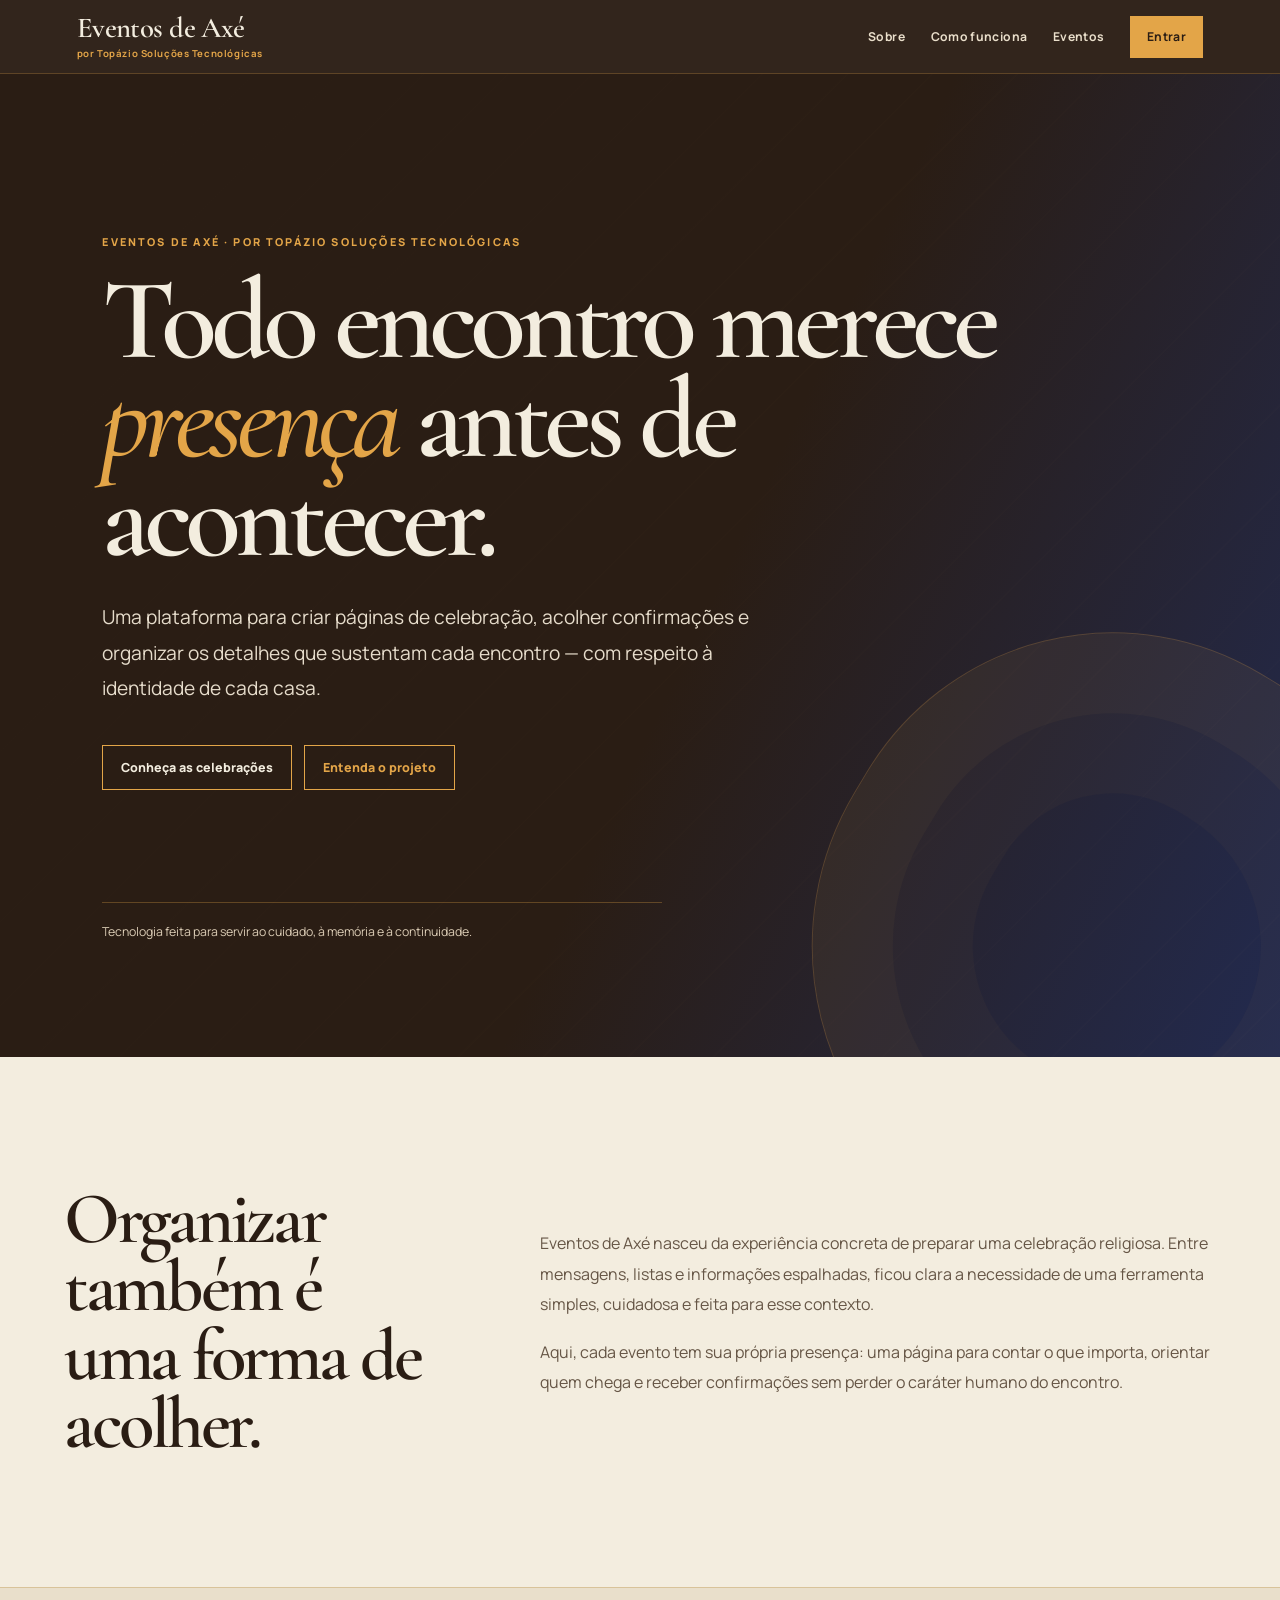
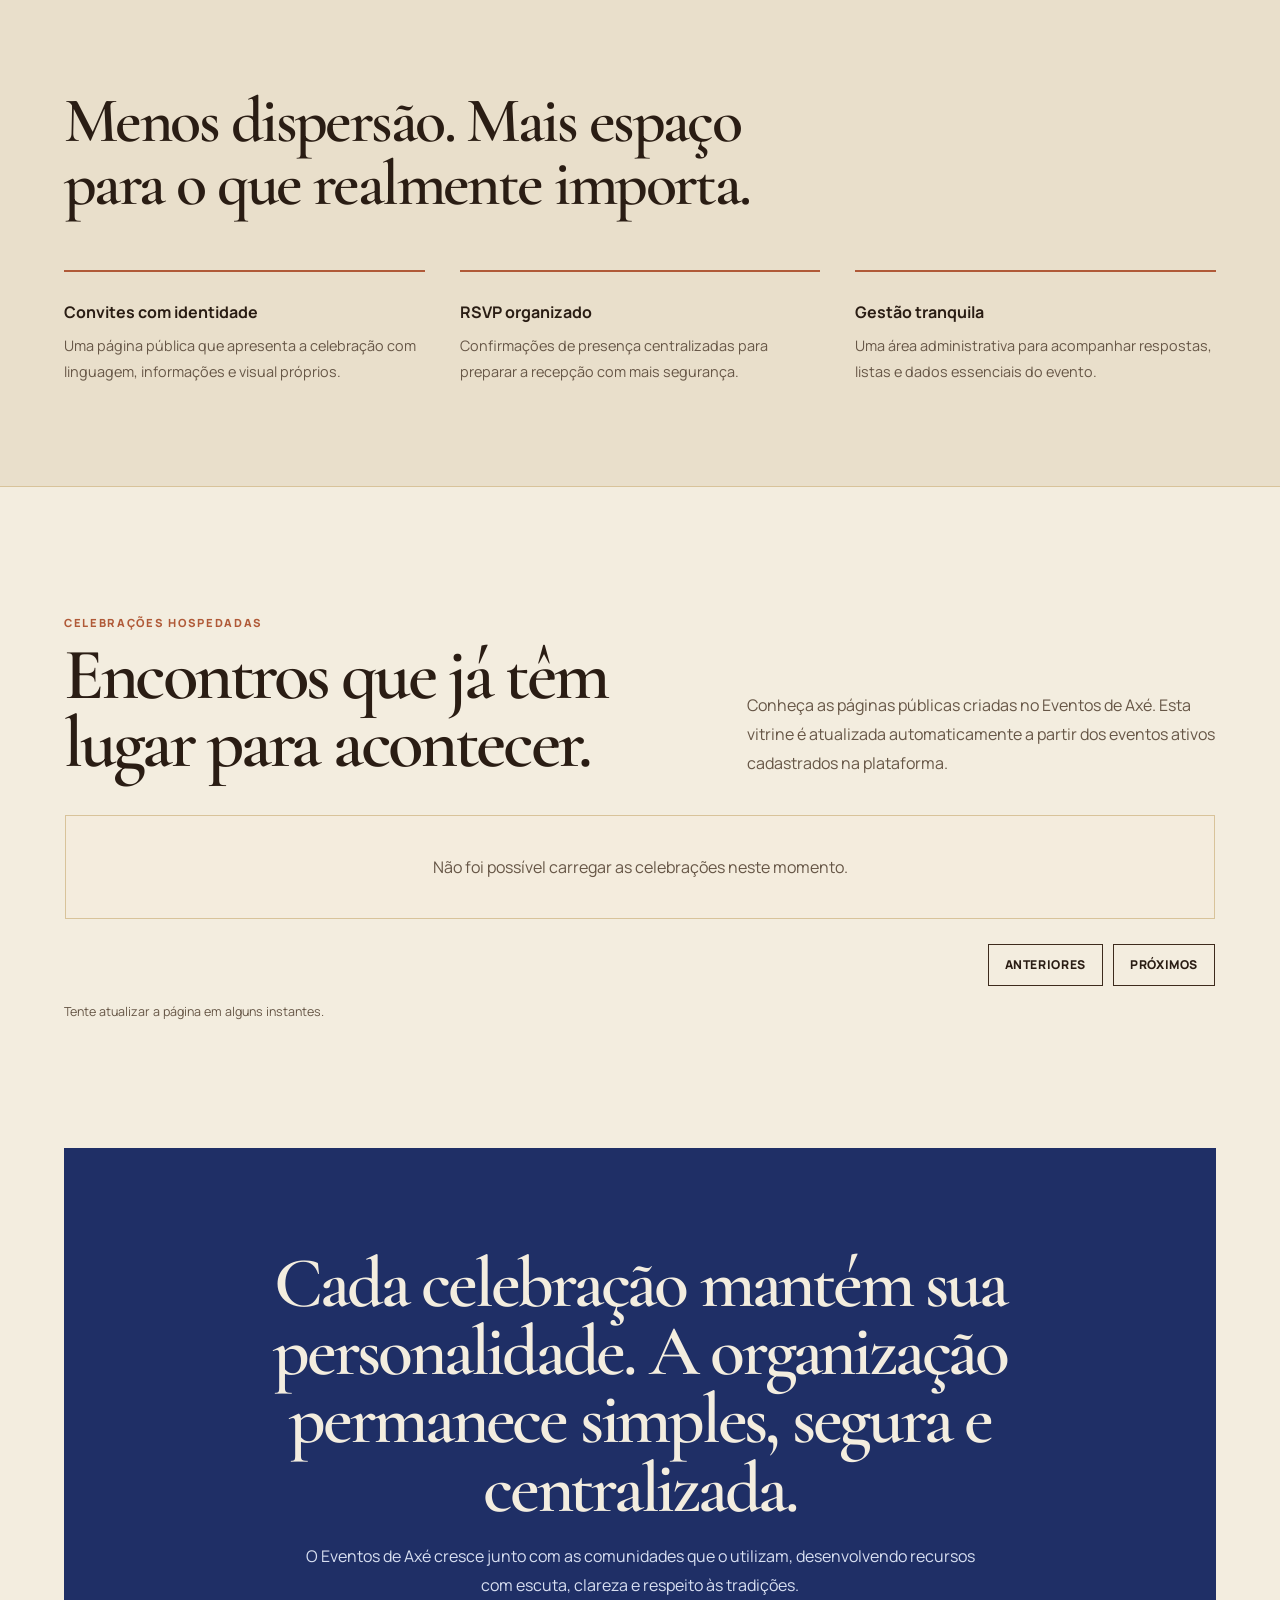
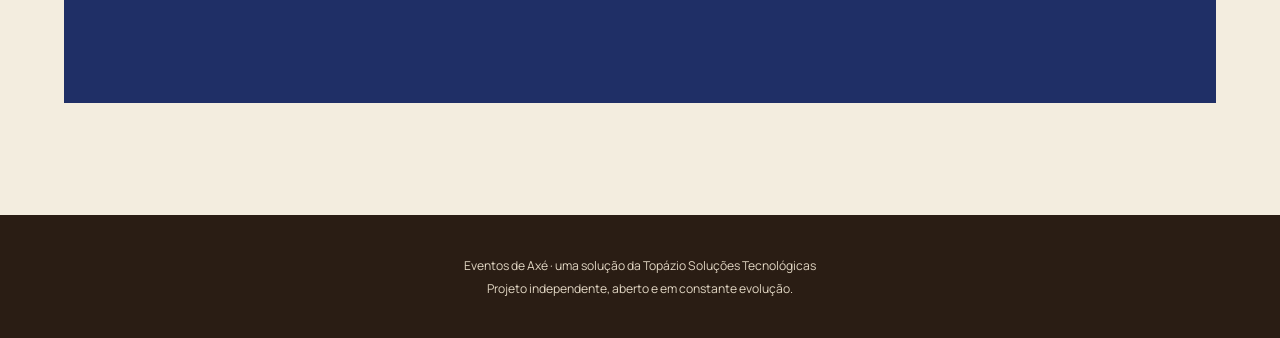
<file: index.html>
<!doctype html>
<html lang="pt-BR">
<head>
  <meta charset="utf-8">
  <meta name="viewport" content="width=device-width, initial-scale=1">
  <meta name="theme-color" content="#2a1d14">
  <meta name="description" content="Eventos de Axé: páginas de celebração, RSVP e gestão para eventos de comunidades de matriz africana.">
  <title>Eventos de Axé</title>
  <link rel="preconnect" href="https://fonts.googleapis.com">
  <link rel="preconnect" href="https://fonts.gstatic.com" crossorigin>
  <link href="https://fonts.googleapis.com/css2?family=Cormorant+Garamond:ital,wght@0,500;0,600;0,700;1,500;1,600&family=Manrope:wght@400;500;600;700;800&display=swap" rel="stylesheet">
  <link rel="stylesheet" href="assets/css/portal.css">
  <link rel="stylesheet" href="assets/css/performance.css">
  <link rel="stylesheet" href="assets/css/home-editorial.css">
</head>
<body>
  <header class="portal-header">
    <a href="#/" class="brand" aria-label="Eventos de Axé — início"><span>Eventos de Axé</span><small>por Topázio Soluções Tecnológicas</small></a>
    <nav id="navigation" aria-label="Navegação principal"></nav>
  </header>
  <main id="app" class="portal-main" aria-live="polite"></main>
  <script src="assets/js/config.js"></script><script src="assets/js/session.js"></script><script src="assets/js/app.js"></script><script src="assets/js/api.js"></script><script src="js/portal-app.js"></script><script src="js/portal-event-access.js"></script>
</body>
</html>
</file>
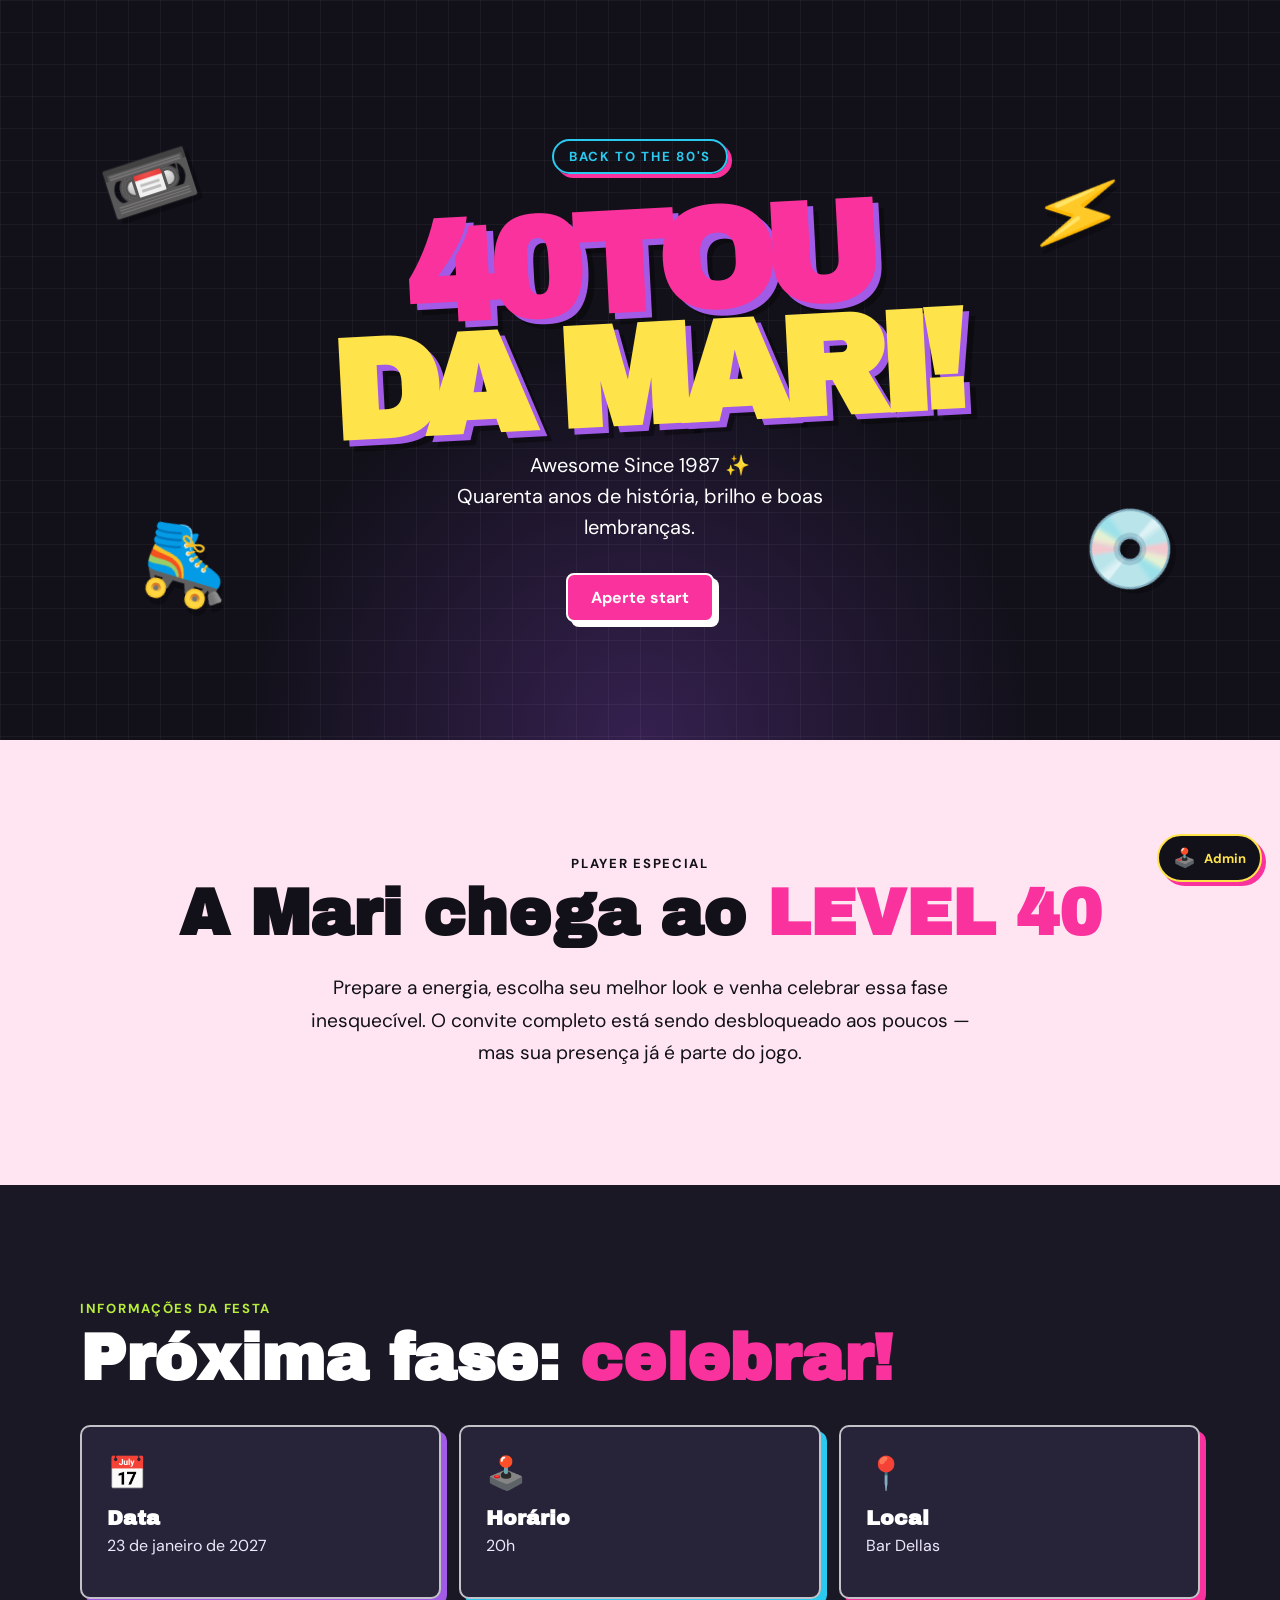
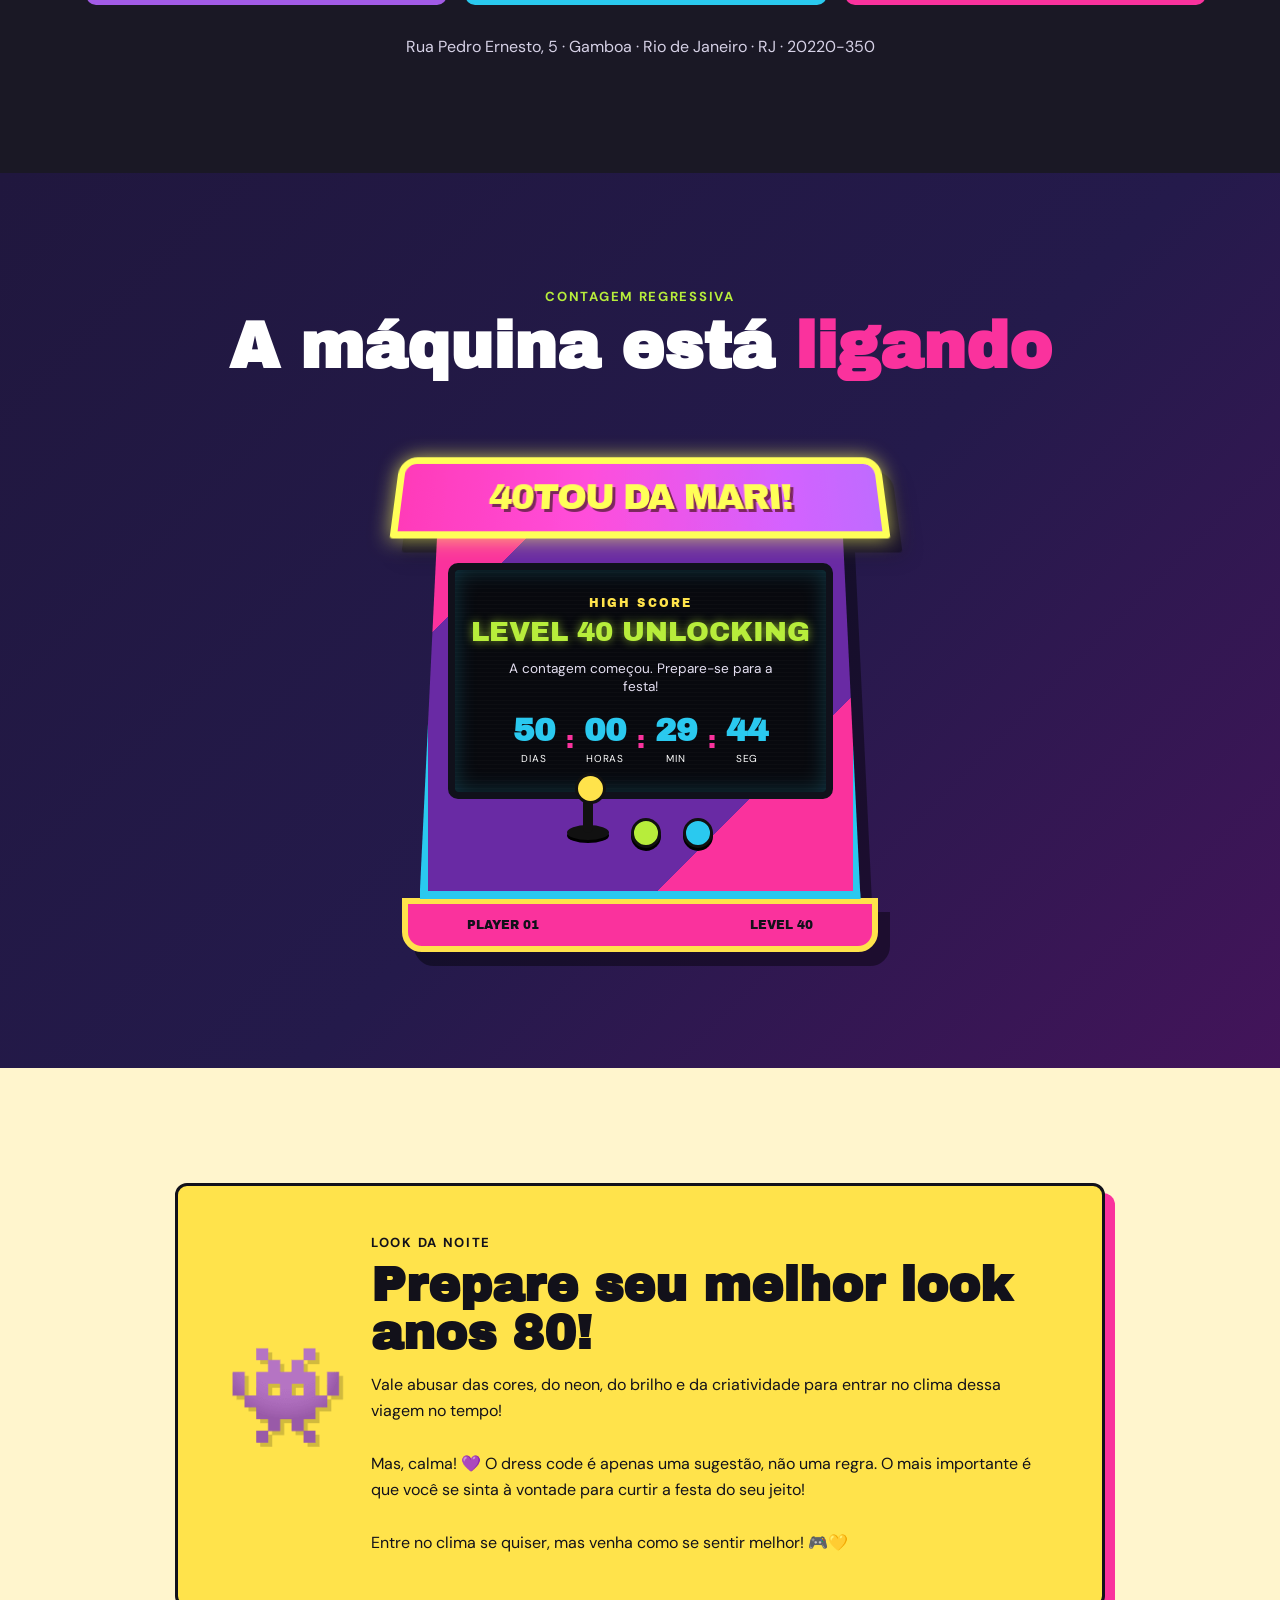
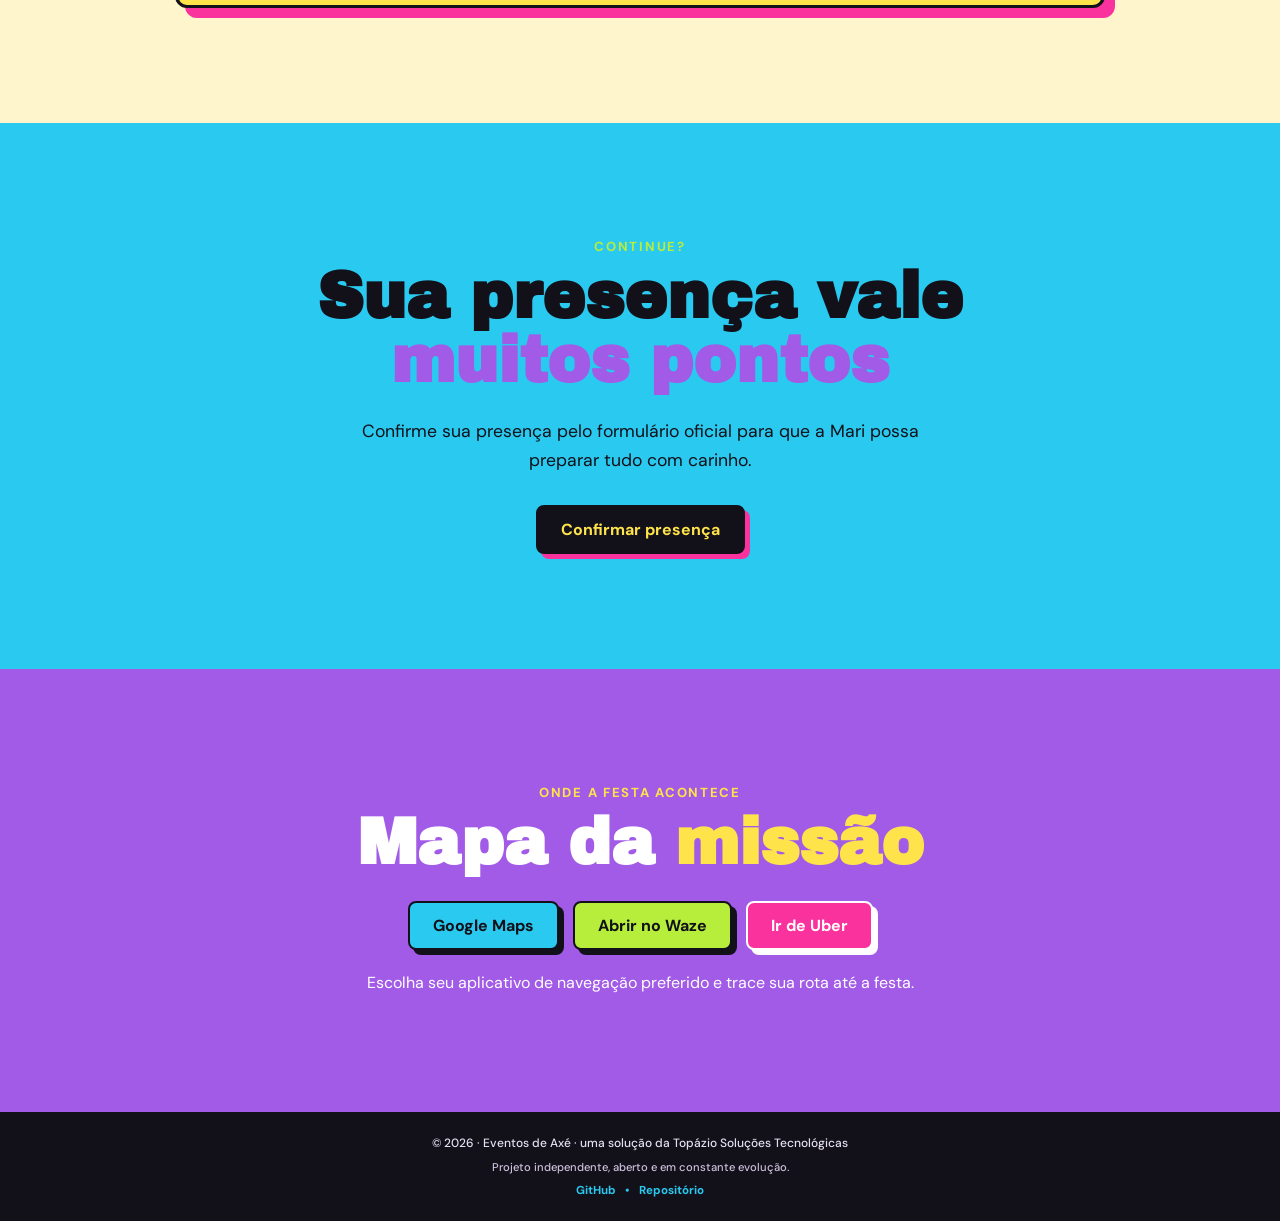
<file: eventos/40tou-da-mari/index.html>
<!doctype html>
<html lang="pt-BR">
<head>
  <meta charset="utf-8">
  <meta name="viewport" content="width=device-width, initial-scale=1">
  <meta name="theme-color" content="#12111a">
  <meta name="description" content="40tou da Mari: 23 de janeiro de 2027, às 20h, no Bar Dellas, no Rio de Janeiro.">
  <link rel="canonical" href="https://raphbrito.github.io/eventos-de-axe/eventos/40tou-da-mari/">
  <meta property="og:type" content="website">
  <meta property="og:locale" content="pt_BR">
  <meta property="og:site_name" content="Eventos de Axé">
  <meta property="og:title" content="40tou da Mari — Back to the 80's">
  <meta property="og:description" content="23 de janeiro de 2027, às 20h · Bar Dellas, Rio de Janeiro.">
  <meta property="og:url" content="https://raphbrito.github.io/eventos-de-axe/eventos/40tou-da-mari/">
  <meta property="og:image" content="https://raphbrito.github.io/eventos-de-axe/eventos/40tou-da-mari/img/compartilhamento-40tou-da-mari-v3.jpg">
  <meta property="og:image:secure_url" content="https://raphbrito.github.io/eventos-de-axe/eventos/40tou-da-mari/img/compartilhamento-40tou-da-mari-v3.jpg">
  <meta property="og:image:type" content="image/jpeg">
  <meta property="og:image:width" content="1024">
  <meta property="og:image:height" content="1024">
  <meta property="og:image:alt" content="Arte neon inspirada nos fliperamas dos anos 1980 para o convite 40tou da Mari.">
  <meta name="twitter:card" content="summary_large_image">
  <meta name="twitter:title" content="40tou da Mari — Back to the 80's">
  <meta name="twitter:description" content="23 de janeiro de 2027, às 20h · Bar Dellas, Rio de Janeiro.">
  <meta name="twitter:image" content="https://raphbrito.github.io/eventos-de-axe/eventos/40tou-da-mari/img/compartilhamento-40tou-da-mari-v3.jpg">
  <meta name="twitter:image:alt" content="Arte neon inspirada nos fliperamas dos anos 1980 para o convite 40tou da Mari.">
  <title>40tou da Mari — Back to the 80's</title>
  <link rel="preconnect" href="https://fonts.googleapis.com">
  <link rel="preconnect" href="https://fonts.gstatic.com" crossorigin>
  <link href="https://fonts.googleapis.com/css2?family=Archivo+Black&family=DM+Sans:opsz,wght@9..40,400;9..40,500;9..40,700&display=swap" rel="stylesheet">
  <link rel="stylesheet" href="css/public-arcade.css">
</head>
<body>
  <a class="skip-link" href="#convite">Pular para o convite</a>
  <a class="admin-entry arcade-admin-entry" href="dashboard.html" aria-label="Acesso administrativo do evento"><span aria-hidden="true">🕹️</span><strong>Admin</strong></a>
  <header class="hero" aria-labelledby="hero-title">
    <div class="top-stripe" aria-hidden="true"></div>
    <div class="hero-decoration deco-cassette" aria-hidden="true">📼</div>
    <div class="hero-decoration deco-bolt" aria-hidden="true">⚡</div>
    <div class="hero-decoration deco-disc" aria-hidden="true">💿</div>
    <div class="hero-decoration deco-skate" aria-hidden="true">🛼</div>
    <div class="hero-content">
      <p class="tagline">Back to the 80's</p>
      <h1 id="hero-title"><span>40TOU</span><span>DA MARI!</span></h1>
      <p class="hero-copy">Awesome Since 1987 ✨<br>Quarenta anos de história, brilho e boas lembranças.</p>
      <a class="button button-pink" href="#convite">Aperte start</a>
    </div>
  </header>

  <main>
    <section class="intro section-padding" id="convite" aria-labelledby="intro-title">
      <p class="eyebrow">Player especial</p>
      <h2 id="intro-title">A Mari chega ao <span>LEVEL 40</span></h2>
      <p>Prepare a energia, escolha seu melhor look e venha celebrar essa fase inesquecível. O convite completo está sendo desbloqueado aos poucos — mas sua presença já é parte do jogo.</p>
    </section>

    <section class="event-info section-padding" aria-labelledby="info-title">
      <div class="section-heading"><p class="eyebrow">Informações da festa</p><h2 id="info-title">Próxima fase: <span>celebrar!</span></h2></div>
      <div class="info-grid">
        <article><span class="info-icon" aria-hidden="true">📅</span><h3>Data</h3><p id="eventDate">Data da festa a confirmar</p></article>
        <article><span class="info-icon" aria-hidden="true">🕹️</span><h3>Horário</h3><p id="eventTime">Horário a confirmar</p></article>
        <article><span class="info-icon" aria-hidden="true">📍</span><h3>Local</h3><p id="eventVenue">Local a confirmar</p></article>
      </div>
      <p class="info-note" id="eventAddress">O endereço será informado em breve.</p>
    </section>

    <section class="arcade-section section-padding" aria-labelledby="arcade-title">
      <div class="section-heading section-heading--center"><p class="eyebrow">Contagem regressiva</p><h2 id="arcade-title">A máquina está <span>ligando</span></h2></div>
      <div class="arcade-wrap" id="arcadeMachine" data-state="pending">
        <div class="arcade-machine" aria-label="Fliperama retrô com contagem regressiva">
          <div class="arcade-marquee">40TOU DA MARI!</div>
          <div class="arcade-cabinet">
            <div class="arcade-screen">
              <div class="scanlines" aria-hidden="true"></div>
              <p class="screen-kicker">HIGH SCORE</p>
              <p class="screen-message" id="countdownMessage">AGUARDANDO<br>A PRÓXIMA FASE</p>
              <p class="screen-subtitle" id="countdownSubtitle">A data da festa será anunciada em breve.</p>
              <div class="countdown" aria-live="polite" aria-label="Contagem regressiva para o evento">
                <div><strong id="days">--</strong><span>Dias</span></div><i>:</i>
                <div><strong id="hours">--</strong><span>Horas</span></div><i>:</i>
                <div><strong id="minutes">--</strong><span>Min</span></div><i>:</i>
                <div><strong id="seconds">--</strong><span>Seg</span></div>
              </div>
            </div>
            <div class="arcade-controls" aria-hidden="true"><span class="joystick"></span><span class="arcade-button button-one"></span><span class="arcade-button button-two"></span></div>
          </div>
          <div class="arcade-base"><span>PLAYER 01</span><span>LEVEL 40</span></div>
        </div>
      </div>
    </section>

    <section class="outfit section-padding" aria-labelledby="outfit-title">
      <div class="outfit-card"><span class="outfit-icon" aria-hidden="true">👾</span><div><p class="eyebrow">Look da noite</p><h2 id="outfit-title">Dress code em breve</h2><p id="outfitText">As orientações de vestimenta serão divulgadas junto com os detalhes da festa.</p></div></div>
    </section>

    <section class="rsvp section-padding" aria-labelledby="rsvp-title">
      <p class="eyebrow">Continue?</p><h2 id="rsvp-title">Sua presença vale<br><span>muitos pontos</span></h2>
      <p id="rsvpText">Confirme sua presença pelo formulário oficial para que a Mari possa preparar tudo com carinho.</p>
      <a id="rsvpLink" class="button button-dark" target="_blank" rel="noopener noreferrer" href="#">Confirmar presença</a>
    </section>

    <section class="location section-padding" aria-labelledby="location-title">
      <div><p class="eyebrow">Onde a festa acontece</p><h2 id="location-title">Mapa da <span>missão</span></h2><div class="route-actions"><button id="mapsButton" class="button button-cyan" type="button">Google Maps</button><button id="wazeButton" class="button button-lime" type="button">Abrir no Waze</button><button id="uberButton" class="button button-pink" type="button">Ir de Uber</button></div><p id="locationText">Assim que o local for confirmado, os botões de rota serão liberados por aqui.</p></div>
    </section>
  </main>

  <footer class="institutional-footer mari-footer"><p>© <span id="currentYear"></span> · Eventos de Axé · uma solução da Topázio Soluções Tecnológicas</p><p class="system-note">Projeto independente, aberto e em constante evolução.</p><div class="system-links"><a href="https://github.com/raphbrito" target="_blank" rel="noopener">GitHub</a><span>•</span><a href="https://github.com/raphbrito/Eventos-de-Axe" target="_blank" rel="noopener">Repositório</a></div></footer>
  <div class="toast" id="toast" role="status" aria-live="polite"></div>
  <script src="js/dados-evento.js"></script>
  <script src="js/script.js"></script>
</body>
</html>
</file>
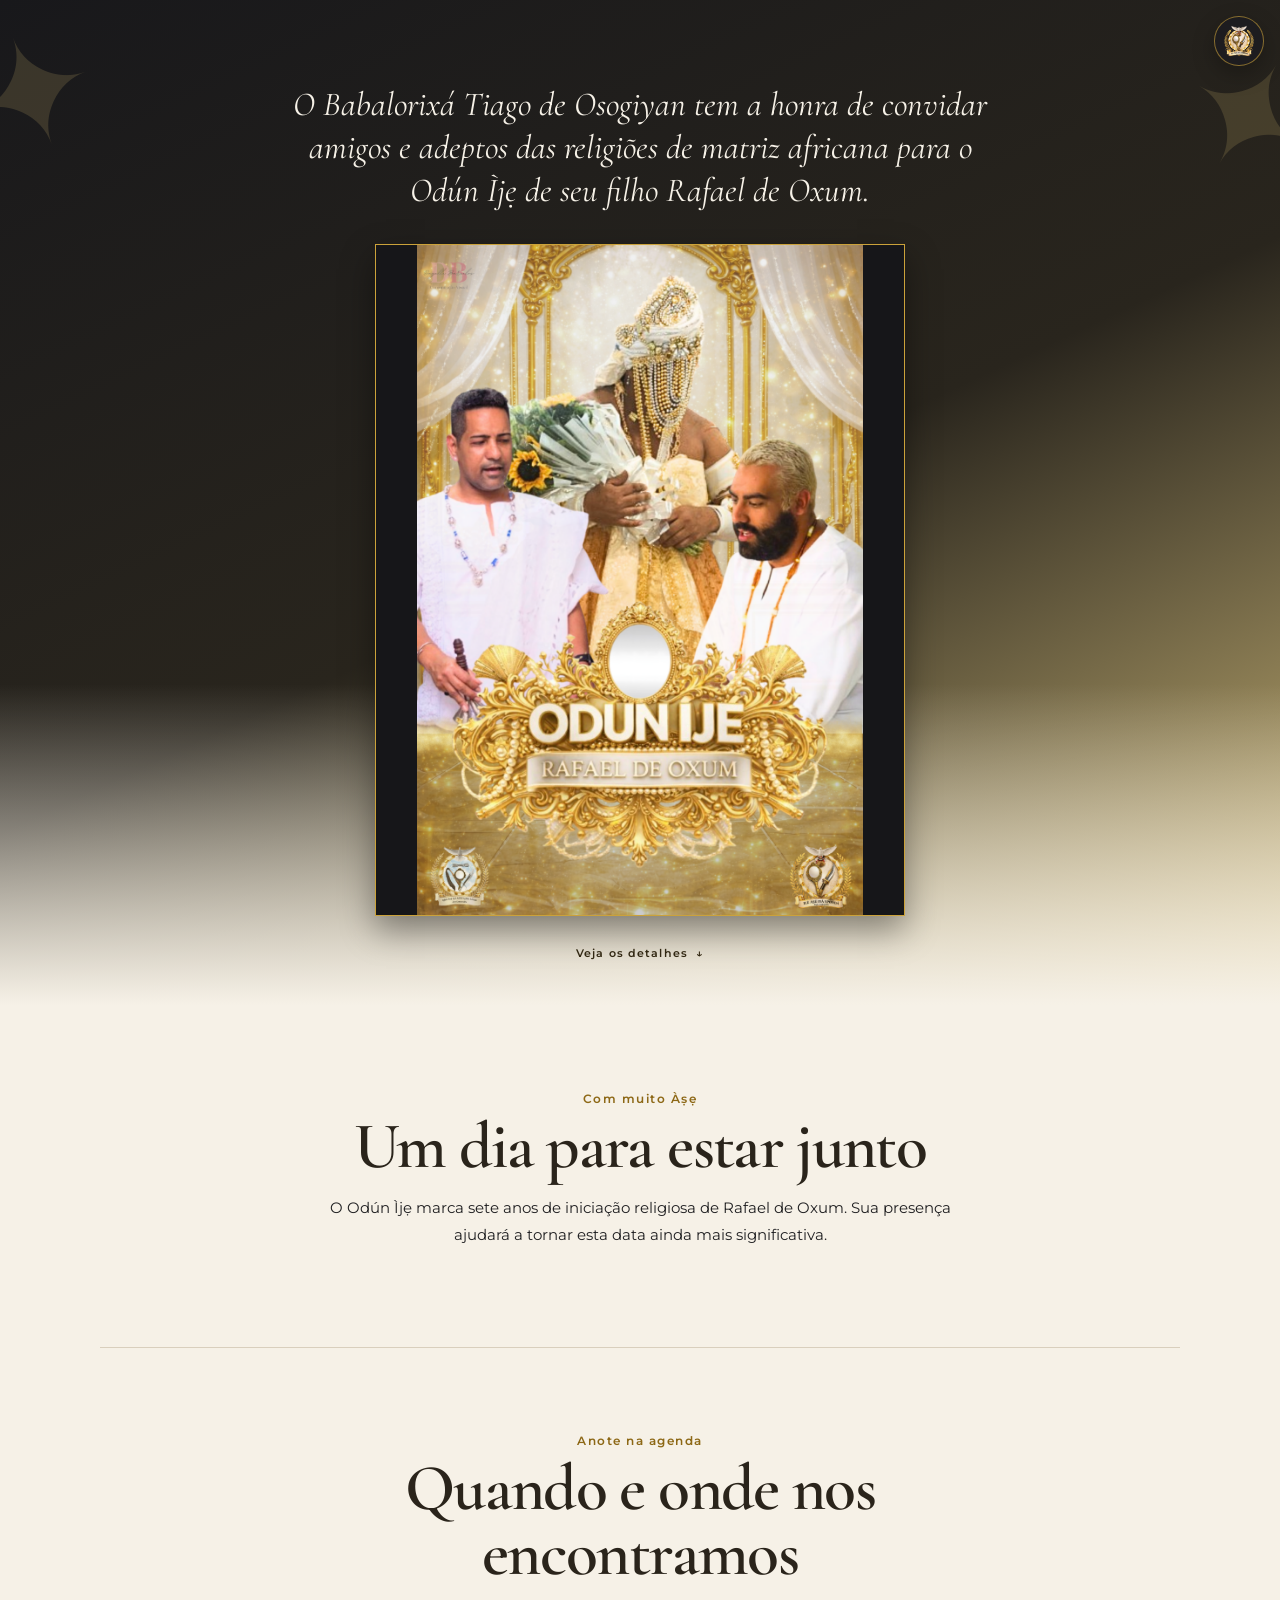
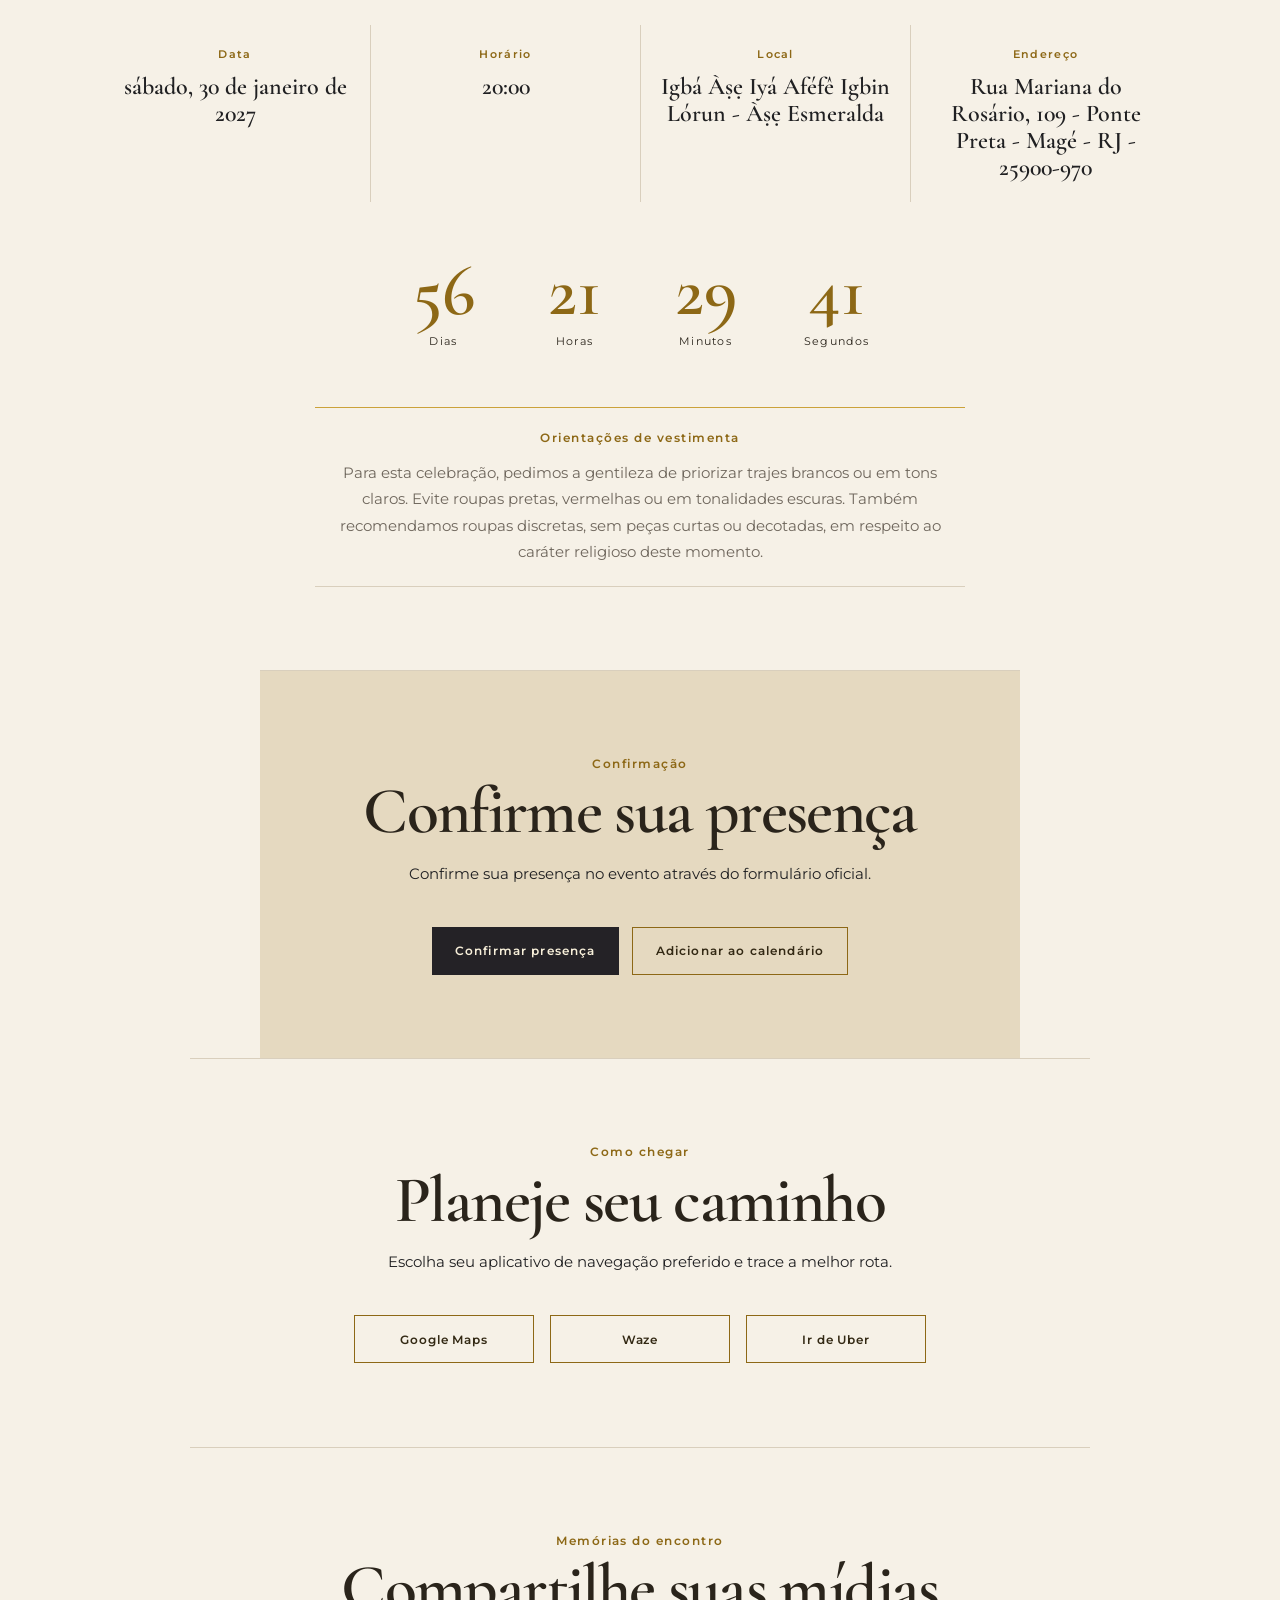
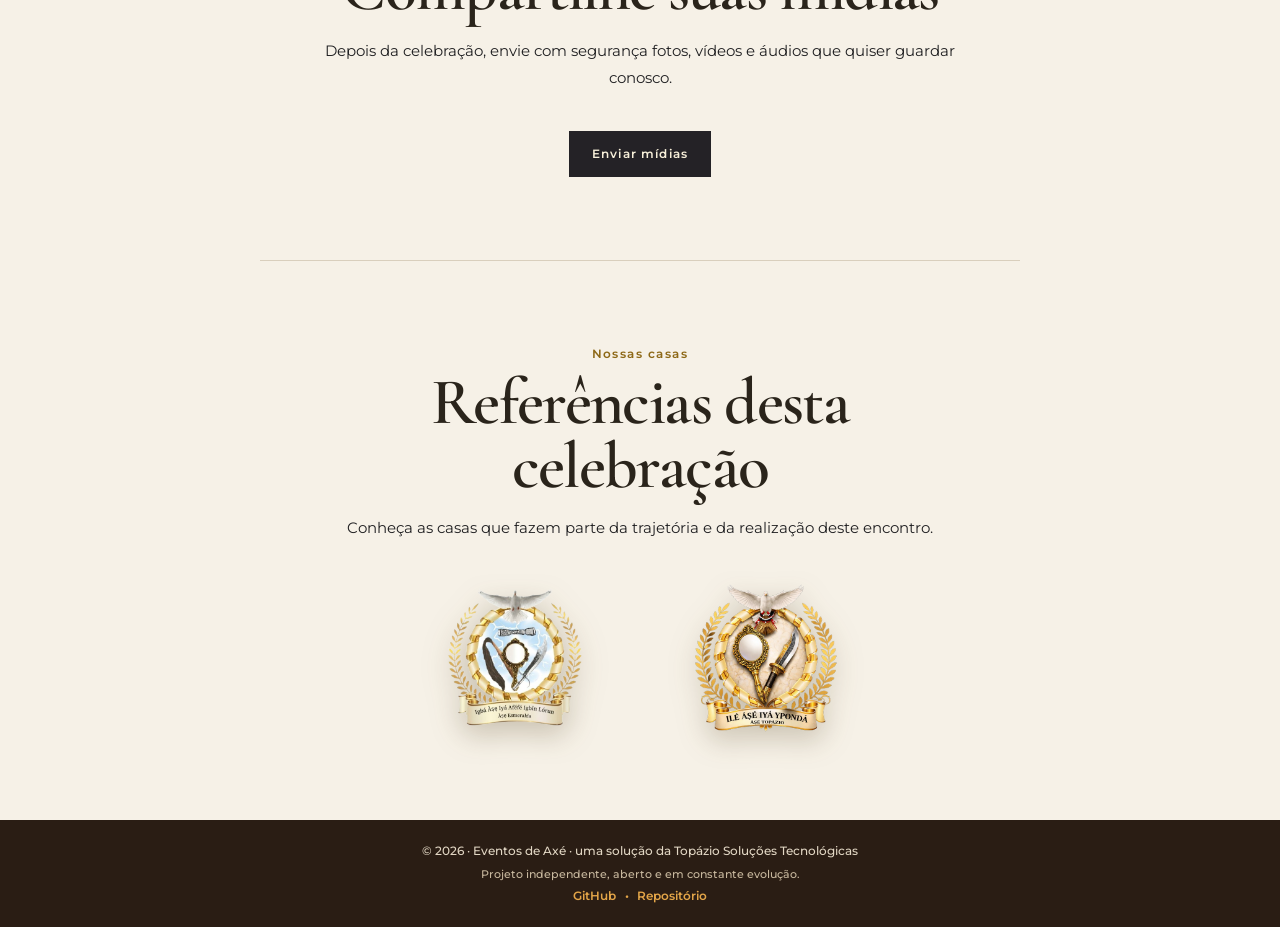
<file: eventos/odun-ije-rafael-oxum/index.html>
<!doctype html>
<html lang="pt-BR">
<head>
  <meta charset="utf-8">
  <meta name="viewport" content="width=device-width, initial-scale=1">
  <meta name="theme-color" content="#171719">
  <meta name="description" content="Você é nosso convidado para celebrar conosco! No dia 30 de janeiro de 2027, às 20h.">
  <link rel="canonical" href="https://raphbrito.github.io/eventos-de-axe/eventos/odun-ije-rafael-oxum/">
  <meta property="og:type" content="website">
  <meta property="og:locale" content="pt_BR">
  <meta property="og:url" content="https://raphbrito.github.io/eventos-de-axe/eventos/odun-ije-rafael-oxum/">
  <meta property="og:title" content="Odún Ìjẹ · Rafael de Oxum">
  <meta property="og:description" content="Você é nosso convidado para celebrar conosco! No dia 30 de janeiro de 2027, às 20h.">
  <meta property="og:image" content="https://raphbrito.github.io/eventos-de-axe/eventos/odun-ije-rafael-oxum/img/convite-compartilhamento.jpg">
  <meta property="og:image:secure_url" content="https://raphbrito.github.io/eventos-de-axe/eventos/odun-ije-rafael-oxum/img/convite-compartilhamento.jpg">
  <meta property="og:image:type" content="image/jpeg">
  <meta property="og:image:width" content="1024">
  <meta property="og:image:height" content="1536">
  <meta property="og:image:alt" content="Convite do Odún Ìjẹ de Rafael de Oxum">
  <title>Odún Ìjẹ · Rafael de Oxum</title>
  <link rel="icon" href="img/brasao2.png">
  <link rel="apple-touch-icon" href="img/brasao2.png">
  <link rel="preconnect" href="https://fonts.googleapis.com">
  <link rel="preconnect" href="https://fonts.gstatic.com" crossorigin>
  <link href="https://fonts.googleapis.com/css2?family=Cormorant+Garamond:ital,wght@0,500;0,600;0,700;1,500;1,600&family=Montserrat:wght@400;500;600&display=swap" rel="stylesheet">
  <link rel="stylesheet" href="css/public-editorial.css">
  <link rel="stylesheet" href="css/institutional-footer.css">
  <link rel="stylesheet" href="css/houses-links.css">
  <script>if (window.location.pathname.endsWith('/index.html')) window.location.replace(window.location.pathname.replace(/index\.html$/, '') + window.location.search + window.location.hash);</script>
</head>
<body class="odun-public">
  <a class="skip-link" href="#conteudo">Ir para o conteúdo</a>
  <a class="admin-entry" href="dashboard.html" aria-label="Acesso administrativo"><img id="dashboardLogo" src="img/brasao2.png" alt=""></a>

  <header class="hero">
    <div class="adinkra adinkra-left" aria-hidden="true">✦</div>
    <div class="adinkra adinkra-right" aria-hidden="true">✦</div>
    <h1 id="heroTitle" class="sr-only">Odún Ìjẹ de Rafael de Oxum</h1>
    <p class="hero-invitation">O Babalorixá Tiago de Osogiyan tem a honra de convidar amigos e adeptos das religiões de matriz africana para o Odún Ìjẹ de seu filho Rafael de Oxum.</p>
    <figure class="hero-image"><img src="img/convite.png" alt="Convite oficial do Odún Ìjẹ de Rafael de Oxum"></figure>
    <a class="scroll-cue" href="#conteudo">Veja os detalhes <span aria-hidden="true">↓</span></a>
  </header>

  <main id="conteudo">
    <section class="intro section" aria-labelledby="celebration-title">
      <p class="section-kicker">Com muito Àṣẹ</p>
      <h2 id="celebration-title">Um dia para estar junto</h2>
      <p>O Odún Ìjẹ marca sete anos de iniciação religiosa de Rafael de Oxum. Sua presença ajudará a tornar esta data ainda mais significativa.</p>
    </section>

    <section class="details section" aria-labelledby="details-title">
      <div class="section-heading"><p class="section-kicker">Anote na agenda</p><h2 id="details-title">Quando e onde nos encontramos</h2></div>
      <dl class="details-list">
        <div><dt>Data</dt><dd id="eventDate">—</dd></div>
        <div><dt>Horário</dt><dd id="eventTime">—</dd></div>
        <div><dt>Local</dt><dd id="eventLocation">—</dd></div>
        <div><dt>Endereço</dt><dd id="eventAddress">—</dd></div>
      </dl>
      <div class="countdown" aria-label="Contagem regressiva até o evento">
        <div><strong id="days">000</strong><span>Dias</span></div>
        <div><strong id="hours">00</strong><span>Horas</span></div>
        <div><strong id="minutes">00</strong><span>Minutos</span></div>
        <div><strong id="seconds">00</strong><span>Segundos</span></div>
      </div>
      <aside class="attire-note" aria-labelledby="attire-title">
        <p class="section-kicker">Orientações de vestimenta</p>
        <p id="attire-title">Para esta celebração, pedimos a gentileza de priorizar trajes brancos ou em tons claros. Evite roupas pretas, vermelhas ou em tonalidades escuras. Também recomendamos roupas discretas, sem peças curtas ou decotadas, em respeito ao caráter religioso deste momento.</p>
      </aside>
    </section>

    <section class="attendance section" id="rsvp" aria-labelledby="rsvp-title">
      <div class="section-heading"><p class="section-kicker">Confirmação</p><h2 id="rsvp-title">Confirme sua presença</h2><p id="rsvpMessage">Sua presença tornará esta celebração ainda mais especial. Confirme sua participação e, se desejar, adicione o evento ao calendário para receber os lembretes.</p></div>
      <div class="attendance-actions"><button id="btnRSVP" type="button">Confirmar presença</button><button id="btnCalendar" class="calendar-button" type="button">Adicionar ao calendário</button></div>
    </section>

    <section class="location section" aria-labelledby="location-title">
      <div class="section-heading"><p class="section-kicker">Como chegar</p><h2 id="location-title">Planeje seu caminho</h2><p id="directionsDescription">Abra a rota no aplicativo de navegação que você preferir.</p></div>
      <div class="link-buttons"><button id="btnGoogleMaps" type="button">Google Maps</button><button id="btnWaze" type="button">Waze</button><button id="btnUber" type="button">Ir de Uber</button></div>
    </section>

    <section class="memories section" aria-labelledby="memories-title">
      <div class="section-heading"><p class="section-kicker">Memórias do encontro</p><h2 id="memories-title">Compartilhe suas mídias</h2><p>Depois da celebração, envie com segurança fotos, vídeos e áudios que quiser guardar conosco.</p></div>
      <a class="memory-link" href="midias/">Enviar mídias</a>
    </section>

    <section class="houses section" aria-labelledby="houses-title">
      <div class="section-heading"><p class="section-kicker">Nossas casas</p><h2 id="houses-title">Referências desta celebração</h2><p>Conheça as casas que fazem parte da trajetória e da realização deste encontro.</p></div>
      <div class="symbol-grid"><figure><a id="aseEsmeraldaInstagram" class="house-link" href="#" target="_blank" rel="noopener noreferrer" aria-label="Abrir Instagram do Igbá Àṣẹ Iyá Afẹfẹ Igbin Lórun"><img id="aseEsmeraldaLogo" src="img/brasao1.png" alt="Brasão do Igbá Àṣẹ Iyá Afẹfẹ Igbin Lórun"></a></figure><figure><a id="aseTopazioInstagram" class="house-link" href="#" target="_blank" rel="noopener noreferrer" aria-label="Abrir Instagram do Ilé Àṣẹ Iyá Ypondá"><img id="aseTopazioLogo" src="img/brasao2.png" alt="Brasão do Ilé Àṣẹ Iyá Ypondá"></a></figure></div>
    </section>
  </main>

  <footer class="institutional-footer"><p>© <span id="currentYear"></span> · Eventos de Axé · uma solução da Topázio Soluções Tecnológicas</p><p class="system-note">Projeto independente, aberto e em constante evolução.</p><div class="system-links"><a id="systemGithub" href="#" target="_blank" rel="noopener">GitHub</a><span>•</span><a id="systemRepository" href="#" target="_blank" rel="noopener">Repositório</a></div></footer>
  <div id="toast" class="toast" role="status" aria-live="polite"><strong id="toastTitle"></strong><span id="toastMessage"></span><button id="toastClose" type="button" aria-label="Fechar">×</button></div>
  <script src="js/dados-evento.js"></script>
  <script src="js/script.js"></script>
  <script src="js/system.js"></script>
</body>
</html>
</file>
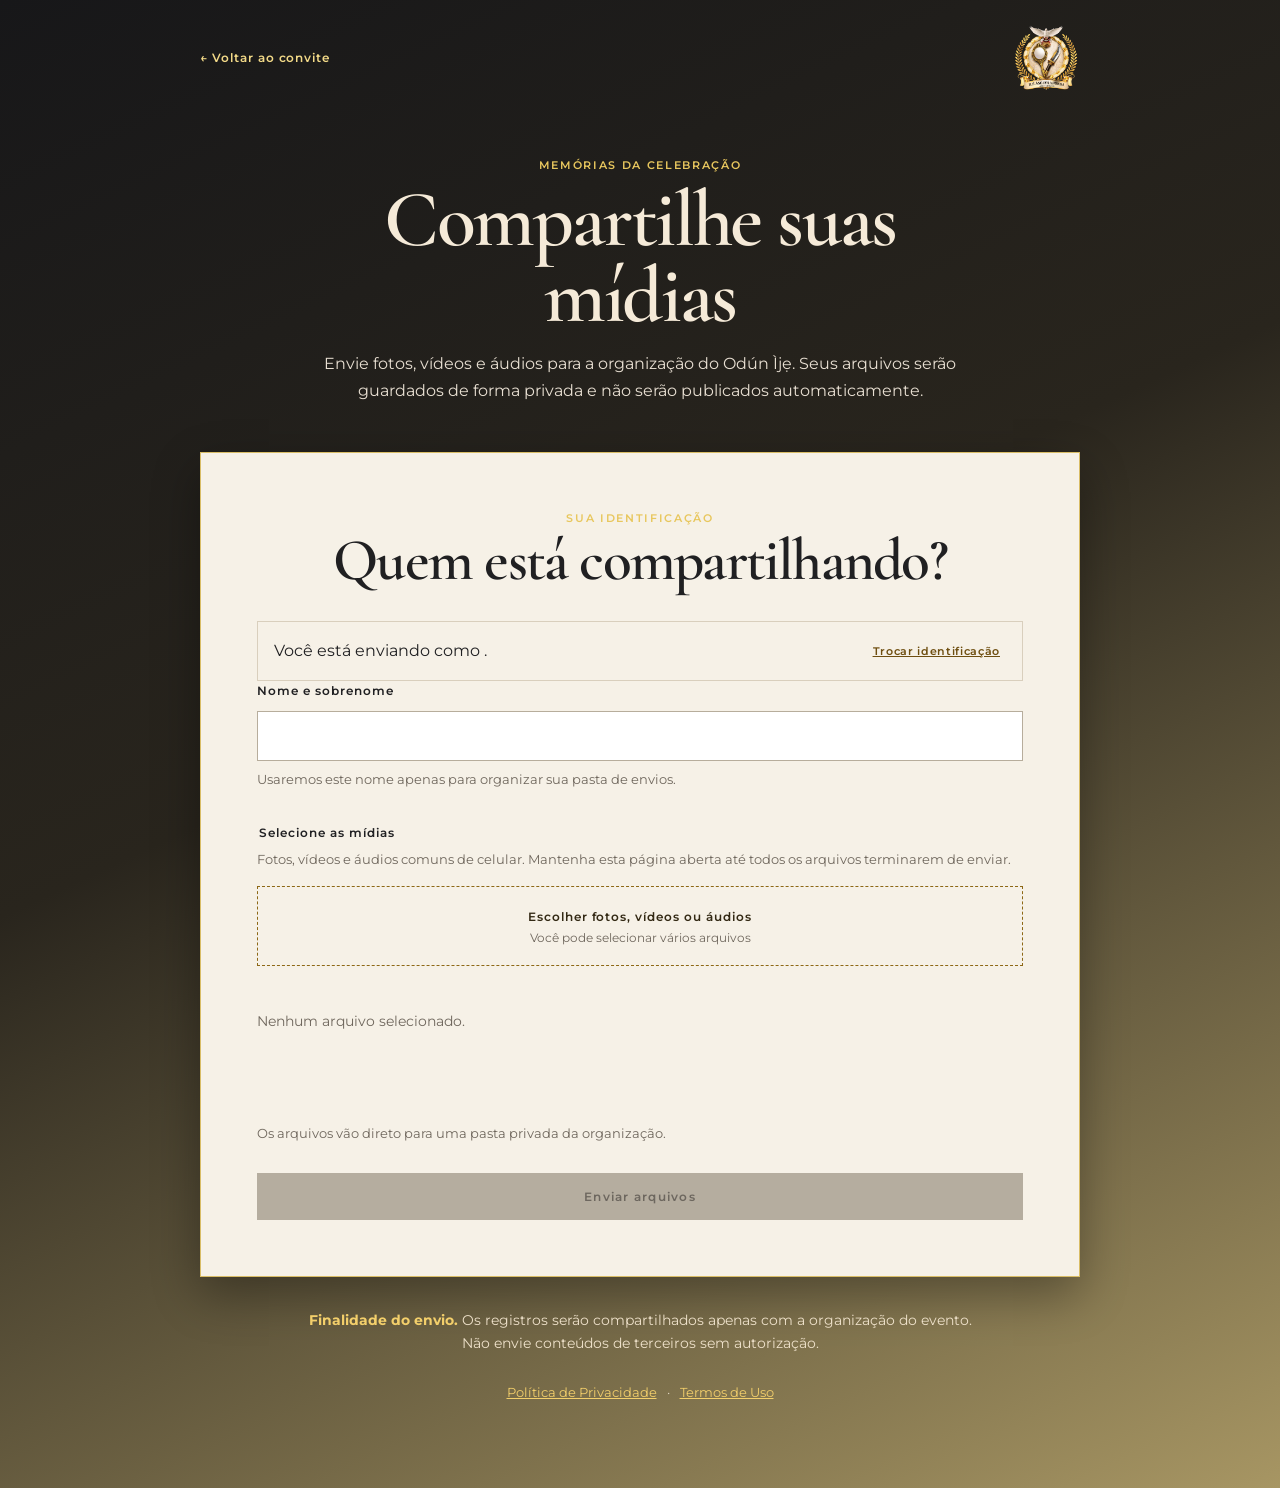
<file: eventos/odun-ije-rafael-oxum/midias/index.html>
<!doctype html>
<html lang="pt-BR">
<head>
  <meta charset="utf-8">
  <meta name="viewport" content="width=device-width, initial-scale=1">
  <meta name="theme-color" content="#171719">
  <meta name="description" content="Envie mídias do Odún Ìjẹ de Rafael de Oxum.">
  <link rel="canonical" href="https://raphbrito.github.io/eventos-de-axe/eventos/odun-ije-rafael-oxum/midias/">
  <title>Mídias do encontro · Odún Ìjẹ</title>
  <link rel="icon" href="../img/brasao2.png">
  <link rel="preconnect" href="https://fonts.googleapis.com"><link rel="preconnect" href="https://fonts.gstatic.com" crossorigin>
  <link href="https://fonts.googleapis.com/css2?family=Cormorant+Garamond:wght@500;600;700&family=Montserrat:wght@400;500;600&display=swap" rel="stylesheet">
  <link rel="stylesheet" href="../css/fotos.css">
  <script>if (window.location.pathname.endsWith('/index.html')) window.location.replace(window.location.pathname.replace(/index\.html$/, '') + window.location.search + window.location.hash);</script>
</head>
<body>
  <a class="skip-link" href="#envio">Ir para o envio</a>
  <header class="page-header"><a href="../">← Voltar ao convite</a><img src="../img/brasao2.png" alt="Odún Ìjẹ · Rafael de Oxum"></header>
  <main id="envio" class="page-shell">
    <section class="intro"><p class="eyebrow">Memórias da celebração</p><h1>Compartilhe suas mídias</h1><p>Envie fotos, vídeos e áudios para a organização do Odún Ìjẹ. Seus arquivos serão guardados de forma privada e não serão publicados automaticamente.</p></section>
    <section class="upload-card" aria-labelledby="identity-title">
      <div class="card-heading"><p class="eyebrow">Sua identificação</p><h2 id="identity-title">Quem está compartilhando?</h2></div>
      <div id="savedIdentity" class="saved-identity" hidden><p>Você está enviando como <strong id="savedIdentityName"></strong>.</p><button id="changeIdentity" class="text-button" type="button">Trocar identificação</button></div>
      <form id="uploadForm" novalidate>
        <div id="identityFields"><label for="fullName">Nome e sobrenome</label><input id="fullName" name="fullName" autocomplete="name" maxlength="120" required aria-describedby="nameHelp nameError"><p id="nameHelp" class="help">Usaremos este nome apenas para organizar sua pasta de envios.</p><p id="nameError" class="error" role="alert" hidden></p></div>
        <fieldset><legend>Selecione as mídias</legend><p class="help">Fotos, vídeos e áudios comuns de celular. Mantenha esta página aberta até todos os arquivos terminarem de enviar.</p><label class="file-picker" for="mediaFiles"><span>Escolher fotos, vídeos ou áudios</span><small>Você pode selecionar vários arquivos</small></label><input id="mediaFiles" name="mediaFiles" type="file" multiple accept="image/*,video/*,audio/*,.heic,.heif,.mov,.m4a,.3gp,.webm,.opus" hidden></fieldset>
        <ul id="fileList" class="file-list" aria-live="polite"></ul><p id="emptyFiles" class="empty-files">Nenhum arquivo selecionado.</p><div id="turnstileContainer" class="turnstile-container"></div><p id="serviceStatus" class="service-status" role="status"></p><button id="submitUpload" class="submit-button" type="submit" disabled>Enviar arquivos</button>
      </form>
    </section>
    <aside class="notice"><strong>Finalidade do envio.</strong> Os registros serão compartilhados apenas com a organização do evento. Não envie conteúdos de terceiros sem autorização.</aside>
    <footer class="media-footer"><a href="../../../politica-de-privacidade.html">Política de Privacidade</a><span aria-hidden="true">·</span><a href="../../../termos-de-uso.html">Termos de Uso</a></footer>
  </main>
  <script src="../js/dados-evento.js"></script><script src="media-config.js"></script><script src="https://challenges.cloudflare.com/turnstile/v0/api.js?render=explicit" async defer></script><script src="fotos.js"></script>
</body>
</html>
</file>
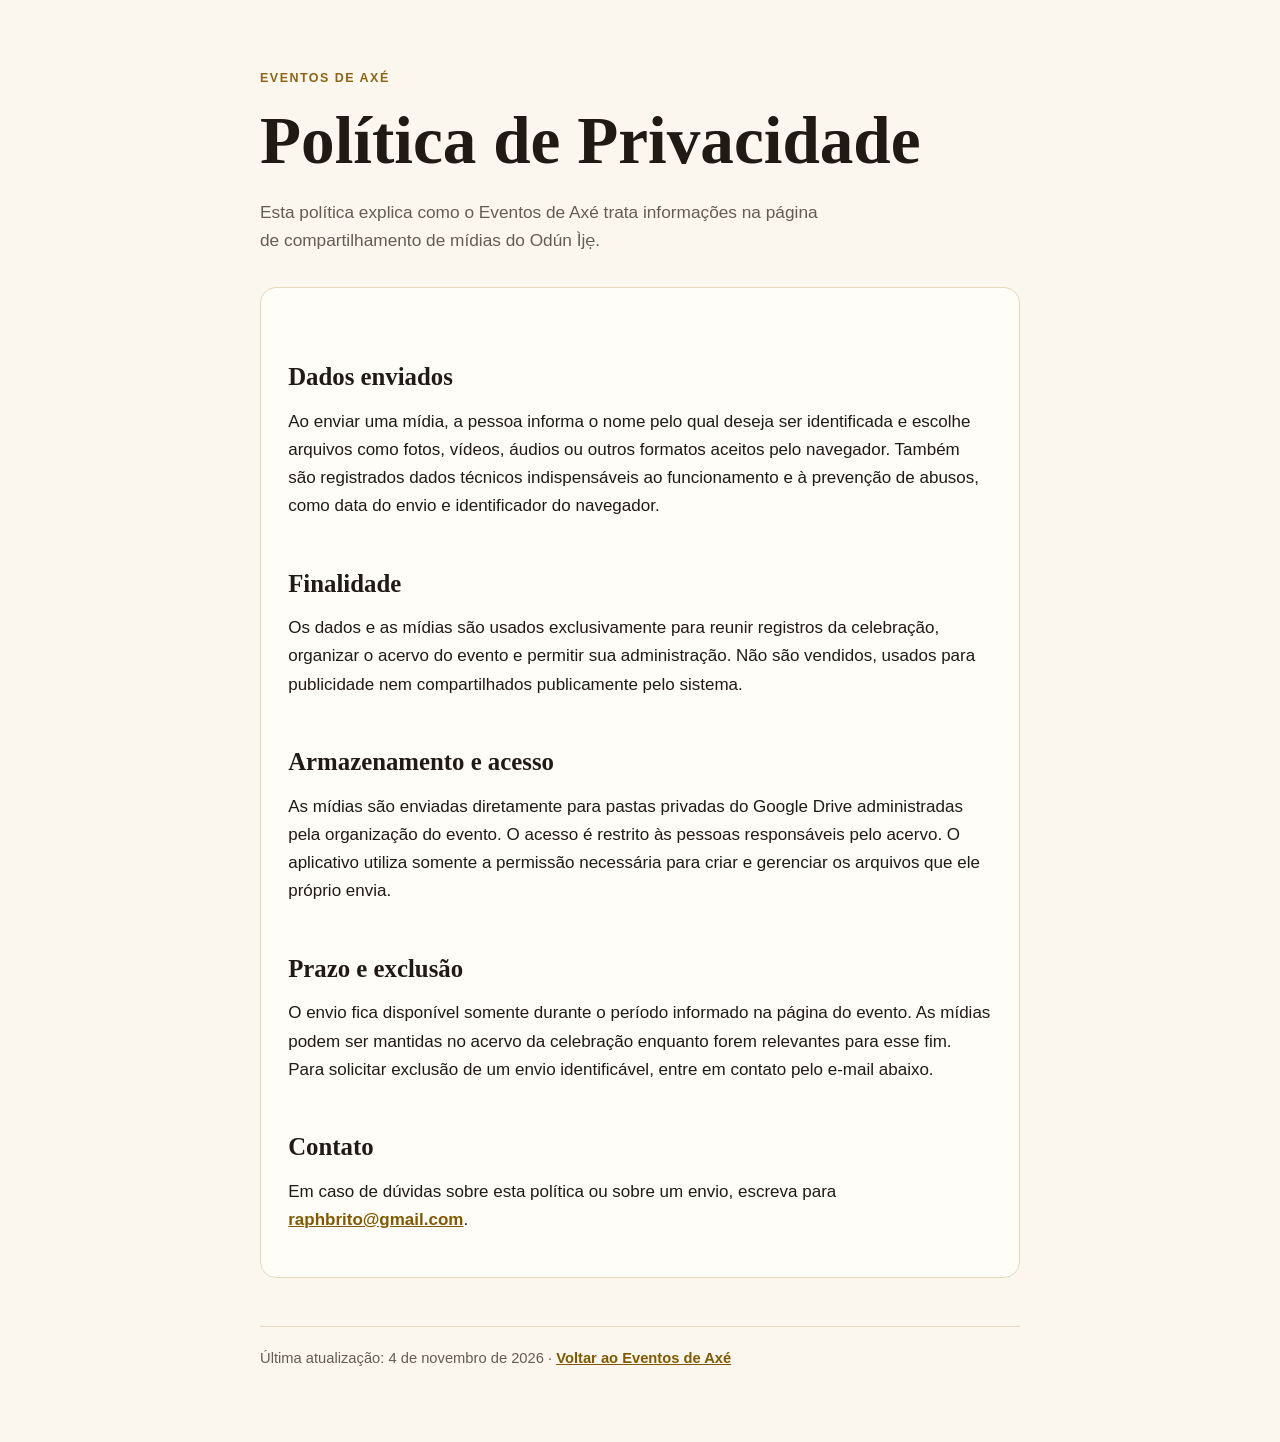
<file: politica-de-privacidade.html>
<!doctype html>
<html lang="pt-BR">
<head>
  <meta charset="utf-8">
  <meta name="viewport" content="width=device-width, initial-scale=1">
  <meta name="description" content="Política de Privacidade do Eventos de Axé e do envio de mídias do Odún Ìjẹ.">
  <title>Política de Privacidade | Eventos de Axé</title>
  <style>
    :root{color-scheme:light;--ink:#211914;--muted:#655c54;--paper:#fbf7ee;--gold:#b88622;--line:#e5d7bc}*{box-sizing:border-box}body{margin:0;background:var(--paper);color:var(--ink);font:17px/1.65 Arial,sans-serif}.wrap{width:min(760px,calc(100% - 40px));margin:0 auto;padding:56px 0 72px}.eyebrow{color:#906414;font-size:.78rem;font-weight:700;letter-spacing:.12em;text-transform:uppercase}h1,h2{font-family:Georgia,serif;line-height:1.12}h1{font-size:clamp(2.2rem,6vw,4.2rem);margin:.2em 0 .3em}h2{font-size:1.55rem;margin:2em 0 .4em}.lead{font-size:1.08rem;color:var(--muted);max-width:60ch}.card{margin-top:2rem;padding:1.6rem 1.7rem;border:1px solid var(--line);background:#fffdf8;border-radius:16px}a{color:#825900;font-weight:700}footer{margin-top:3rem;padding-top:1.2rem;border-top:1px solid var(--line);color:var(--muted);font-size:.92rem}@media(max-width:560px){.wrap{width:min(100% - 30px,760px);padding-top:38px}.card{padding:1.3rem}}
  </style>
</head>
<body>
  <main class="wrap">
    <p class="eyebrow">Eventos de Axé</p>
    <h1>Política de Privacidade</h1>
    <p class="lead">Esta política explica como o Eventos de Axé trata informações na página de compartilhamento de mídias do Odún Ìjẹ.</p>
    <section class="card">
      <h2>Dados enviados</h2>
      <p>Ao enviar uma mídia, a pessoa informa o nome pelo qual deseja ser identificada e escolhe arquivos como fotos, vídeos, áudios ou outros formatos aceitos pelo navegador. Também são registrados dados técnicos indispensáveis ao funcionamento e à prevenção de abusos, como data do envio e identificador do navegador.</p>

      <h2>Finalidade</h2>
      <p>Os dados e as mídias são usados exclusivamente para reunir registros da celebração, organizar o acervo do evento e permitir sua administração. Não são vendidos, usados para publicidade nem compartilhados publicamente pelo sistema.</p>

      <h2>Armazenamento e acesso</h2>
      <p>As mídias são enviadas diretamente para pastas privadas do Google Drive administradas pela organização do evento. O acesso é restrito às pessoas responsáveis pelo acervo. O aplicativo utiliza somente a permissão necessária para criar e gerenciar os arquivos que ele próprio envia.</p>

      <h2>Prazo e exclusão</h2>
      <p>O envio fica disponível somente durante o período informado na página do evento. As mídias podem ser mantidas no acervo da celebração enquanto forem relevantes para esse fim. Para solicitar exclusão de um envio identificável, entre em contato pelo e-mail abaixo.</p>

      <h2>Contato</h2>
      <p>Em caso de dúvidas sobre esta política ou sobre um envio, escreva para <a href="mailto:raphbrito@gmail.com">raphbrito@gmail.com</a>.</p>
    </section>
    <footer>Última atualização: 4 de novembro de 2026 · <a href="./">Voltar ao Eventos de Axé</a></footer>
  </main>
</body>
</html>
</file>
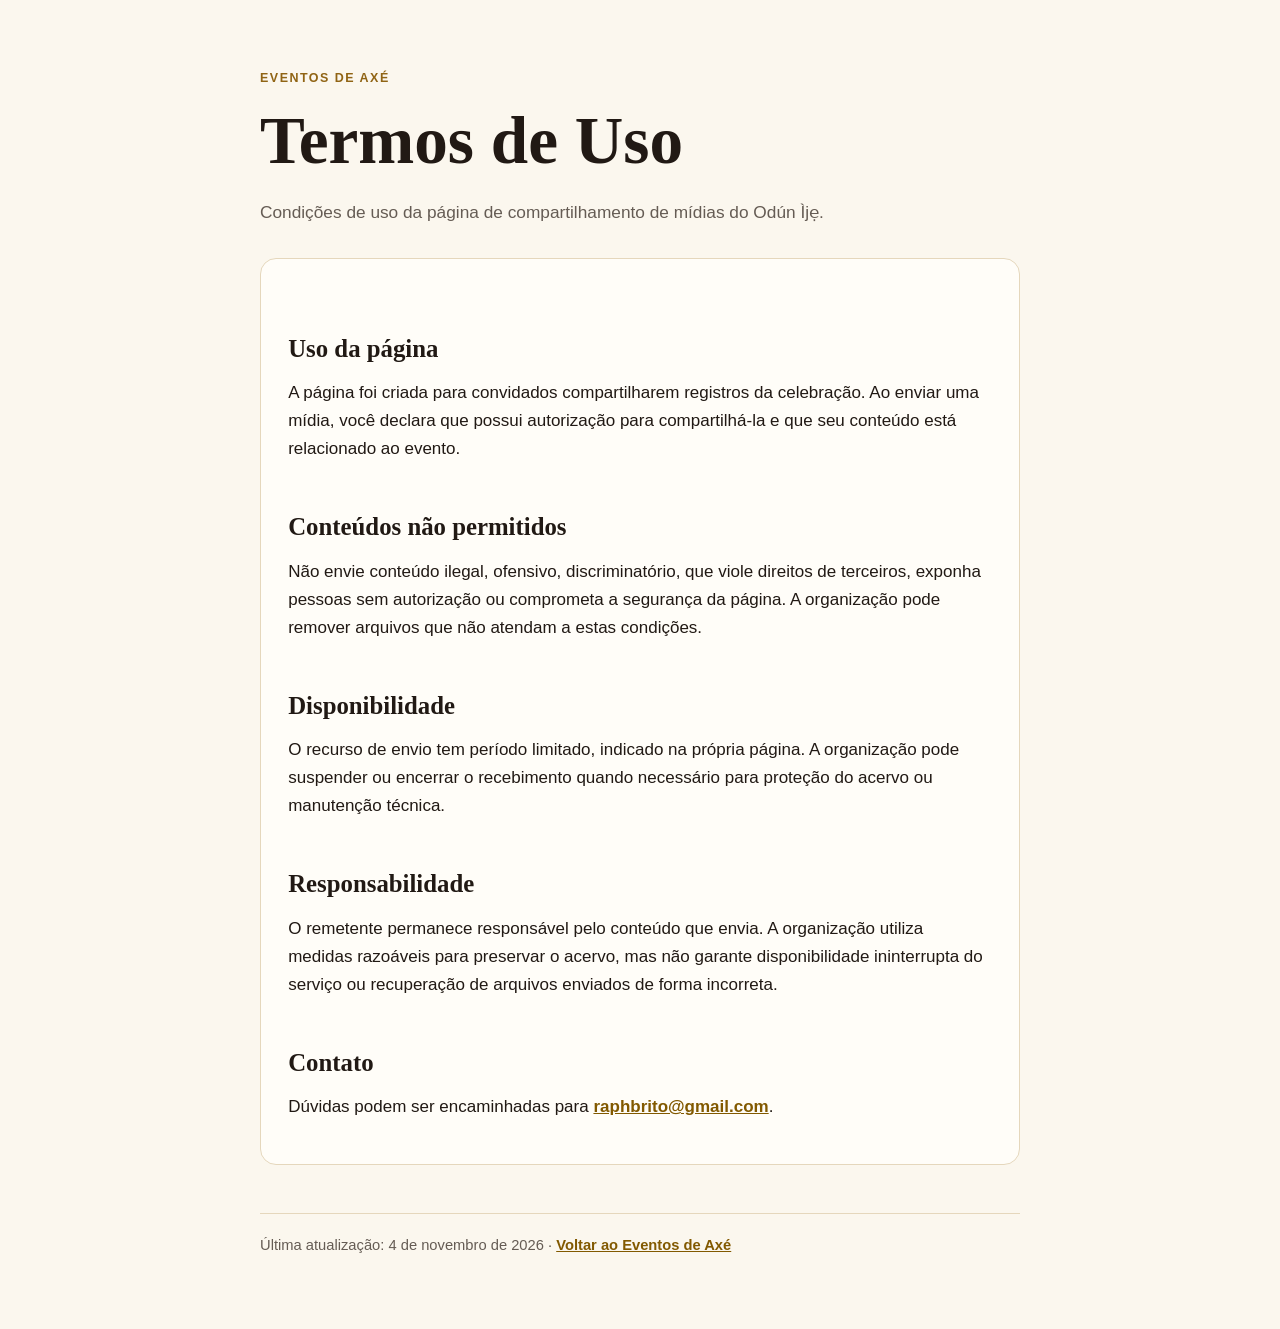
<file: termos-de-uso.html>
<!doctype html>
<html lang="pt-BR">
<head>
  <meta charset="utf-8">
  <meta name="viewport" content="width=device-width, initial-scale=1">
  <meta name="description" content="Termos de Uso do Eventos de Axé e do envio de mídias do Odún Ìjẹ.">
  <title>Termos de Uso | Eventos de Axé</title>
  <style>
    :root{color-scheme:light;--ink:#211914;--muted:#655c54;--paper:#fbf7ee;--gold:#b88622;--line:#e5d7bc}*{box-sizing:border-box}body{margin:0;background:var(--paper);color:var(--ink);font:17px/1.65 Arial,sans-serif}.wrap{width:min(760px,calc(100% - 40px));margin:0 auto;padding:56px 0 72px}.eyebrow{color:#906414;font-size:.78rem;font-weight:700;letter-spacing:.12em;text-transform:uppercase}h1,h2{font-family:Georgia,serif;line-height:1.12}h1{font-size:clamp(2.2rem,6vw,4.2rem);margin:.2em 0 .3em}h2{font-size:1.55rem;margin:2em 0 .4em}.lead{font-size:1.08rem;color:var(--muted);max-width:60ch}.card{margin-top:2rem;padding:1.6rem 1.7rem;border:1px solid var(--line);background:#fffdf8;border-radius:16px}a{color:#825900;font-weight:700}footer{margin-top:3rem;padding-top:1.2rem;border-top:1px solid var(--line);color:var(--muted);font-size:.92rem}@media(max-width:560px){.wrap{width:min(100% - 30px,760px);padding-top:38px}.card{padding:1.3rem}}
  </style>
</head>
<body>
  <main class="wrap">
    <p class="eyebrow">Eventos de Axé</p>
    <h1>Termos de Uso</h1>
    <p class="lead">Condições de uso da página de compartilhamento de mídias do Odún Ìjẹ.</p>
    <section class="card">
      <h2>Uso da página</h2>
      <p>A página foi criada para convidados compartilharem registros da celebração. Ao enviar uma mídia, você declara que possui autorização para compartilhá-la e que seu conteúdo está relacionado ao evento.</p>

      <h2>Conteúdos não permitidos</h2>
      <p>Não envie conteúdo ilegal, ofensivo, discriminatório, que viole direitos de terceiros, exponha pessoas sem autorização ou comprometa a segurança da página. A organização pode remover arquivos que não atendam a estas condições.</p>

      <h2>Disponibilidade</h2>
      <p>O recurso de envio tem período limitado, indicado na própria página. A organização pode suspender ou encerrar o recebimento quando necessário para proteção do acervo ou manutenção técnica.</p>

      <h2>Responsabilidade</h2>
      <p>O remetente permanece responsável pelo conteúdo que envia. A organização utiliza medidas razoáveis para preservar o acervo, mas não garante disponibilidade ininterrupta do serviço ou recuperação de arquivos enviados de forma incorreta.</p>

      <h2>Contato</h2>
      <p>Dúvidas podem ser encaminhadas para <a href="mailto:raphbrito@gmail.com">raphbrito@gmail.com</a>.</p>
    </section>
    <footer>Última atualização: 4 de novembro de 2026 · <a href="./">Voltar ao Eventos de Axé</a></footer>
  </main>
</body>
</html>
</file>
<file: assets/css/portal.css>
:root { color: #2a1d14; background: #f3eddf; font-family: Manrope, Arial, sans-serif; }
* { box-sizing: border-box; } html { scroll-behavior: smooth; } body { margin: 0; min-width: 320px; background: #f3eddf; } button,input { font: inherit; }
.portal-header { position: sticky; z-index: 20; top: 0; display: flex; min-height: 74px; align-items: center; justify-content: space-between; gap: 1.4rem; padding: .9rem clamp(1.25rem,6vw,6rem); border-bottom: 1px solid #e3a54840; background: #2a1d14f5; backdrop-filter: blur(12px); }
.brand { display: grid; color: #f3eddf; text-decoration: none; line-height: 1; }.brand span { font: 600 clamp(1.45rem,2.4vw,1.8rem)/1 "Cormorant Garamond",Georgia,serif; letter-spacing: -.02em; }.brand small { margin-top: .38rem; color: #e3a548; font-size: .6rem; font-weight: 700; letter-spacing: .06em; white-space: nowrap; }
.portal-header nav { display: flex; align-items: center; gap: clamp(.7rem,2vw,1.6rem); }.portal-header nav a,.portal-header nav button { border: 0; color: #eadfcb; background: transparent; font-size: .76rem; font-weight: 700; letter-spacing: .03em; text-decoration: none; cursor: pointer; }.portal-header nav a:hover,.portal-header nav a:focus-visible { color: #e3a548; }.portal-header .nav-action { padding: .72rem 1rem; border: 1px solid #e3a548; color: #2a1d14; background: #e3a548; }.portal-header .nav-action:hover,.portal-header .nav-action:focus-visible { color: #f3eddf; background: transparent; }
.portal-main { min-height: calc(100vh - 74px); }.panel { width: min(100% - 2.5rem,72rem); margin: clamp(2rem,7vw,5rem) auto; padding: clamp(1.5rem,5vw,4rem); border: 1px solid #d8c39a; background: #fbf8f0; }.page-heading { display: flex; align-items: flex-start; justify-content: space-between; gap: 1rem; margin-bottom: 2.4rem; }.page-heading h1,.admin-section h2,.card h2 { margin: .25rem 0 .55rem; font: 600 clamp(2.4rem,5vw,4rem)/.98 "Cormorant Garamond",Georgia,serif; letter-spacing: -.03em; }.page-heading p,.muted { color: #6b5c4d; line-height: 1.7; }.eyebrow { margin: 0; color: #a35e2e; font-size: .66rem; font-weight: 800; letter-spacing: .18em; text-transform: uppercase; }
.grid,.event-grid,.admin-layout { display: grid; grid-template-columns: repeat(2,minmax(0,1fr)); gap: 1.25rem; }.card { display: flex; flex-direction: column; gap: .75rem; padding: 1.5rem; border: 1px solid #ddcfaf; background: #f8f1e2; }.card h2 { font-size: 2rem; }.card p { margin: 0; color: #635442; line-height: 1.7; }.form { display: grid; gap: 1rem; }.form label { display: grid; gap: .42rem; color: #3d2a1d; font-size: .8rem; font-weight: 800; }.form input { width: 100%; padding: .8rem .9rem; border: 1px solid #cdbb98; border-radius: 0; color: #2a1d14; background: #fffdf8; outline-color: #e3a548; }.button { display: inline-flex; align-items: center; justify-content: center; width: fit-content; padding: .8rem 1.1rem; border: 1px solid #2a1d14; border-radius: 0; color: #f3eddf; background: #2a1d14; font-size: .78rem; font-weight: 800; text-decoration: none; cursor: pointer; transition: transform .18s ease,background .18s ease; }.button:hover,.button:focus-visible { background: #b05a38; transform: translateY(-2px); }.button.secondary { color: #2a1d14; background: transparent; }.button.danger { border-color: #992d25; background: #992d25; }.card-actions { display: flex; flex-wrap: wrap; gap: .65rem; margin-top: auto; }.message { min-height: 1.3rem; margin: .2rem 0 0; font-size: .86rem; }.message.error { color: #a52d27; }.message.success { color: #306b4c; }.admin-section { margin-top: 3.4rem; }.admin-section > h2 { font-size: 2.3rem; }.event-card .event-slug { color: #a35e2e; font-size: .67rem; font-weight: 800; letter-spacing: .1em; text-transform: uppercase; }.empty-state { padding: 2rem; border: 1px dashed #cdbb98; color: #6b5c4d; text-align: center; }
@media (max-width:720px) { .portal-header { min-height: 68px; }.portal-header nav a:not(.nav-action) { display:none; }.grid,.event-grid,.admin-layout { grid-template-columns:1fr; }.panel { width:min(100% - 1.5rem,72rem); }.page-heading { flex-direction:column; } }
</file>
<file: assets/css/performance.css>
.frame-loading{display:flex;align-items:center;justify-content:center;gap:.7rem;min-height:180px;border:1px solid #d9ded8;border-radius:12px;color:#526158;font-weight:700}.frame-loading span{width:1.2rem;height:1.2rem;border:3px solid #cbd8ce;border-top-color:#18392f;border-radius:50%;animation:frame-spin .75s linear infinite}@keyframes frame-spin{to{transform:rotate(360deg)}}@media(prefers-reduced-motion:reduce){.frame-loading span{animation:none}}
</file>
<file: assets/css/home-editorial.css>
.home-panel { overflow: hidden; color:#2a1d14; }.home-hero { position:relative; overflow:hidden; min-height:min(760px,calc(100vh - 74px)); padding:clamp(5rem,13vw,10rem) clamp(1.25rem,8vw,9rem) clamp(4rem,8vw,7rem); background:#2a1d14; color:#f3eddf; }.home-hero::before { position:absolute; inset:0; background-image:linear-gradient(115deg,#2a1d14 11%,#2a1d14cc 55%,#1f2f66b8),repeating-linear-gradient(135deg,transparent 0 58px,#e3a5480c 59px 60px); content:""; }.home-hero::after { position:absolute; right:-9rem; bottom:-12rem; width:38rem; height:38rem; border:1px solid #e3a54840; border-radius:48% 52% 50% 50%; box-shadow:inset 0 0 0 5rem #e3a5480a,inset 0 0 0 10rem #e3a54808; content:""; transform:rotate(31deg); }.home-hero__content { position:relative; z-index:1; width:min(100%,65rem); }.home-kicker { margin:0 0 1.35rem; color:#e3a548; font-size:.68rem; font-weight:800; letter-spacing:.2em; text-transform:uppercase; }.home-hero h1 { max-width:58rem; margin:0; font:600 clamp(3.6rem,9vw,8rem)/.86 "Cormorant Garamond",Georgia,serif; letter-spacing:-.055em; }.home-hero h1 em { color:#e3a548; font-weight:500; }.home-lead { max-width:42rem; margin:2rem 0 0; color:#e6dccb; font-size:clamp(1rem,1.7vw,1.2rem); line-height:1.85; }.home-actions { display:flex; flex-wrap:wrap; gap:.8rem; margin-top:2.4rem; }.home-actions .button { border-color:#e3a548; }.home-actions .button.secondary { color:#e3a548; }.hero-footnote { max-width:35rem; margin-top:clamp(4rem,10vw,7rem); padding-top:1.2rem; border-top:1px solid #e3a5484d; color:#dacbb4; font-size:.77rem; line-height:1.65; }
.home-section { width:min(100% - 2.5rem,72rem); margin:0 auto; padding:clamp(4.75rem,10vw,8.5rem) 0; }.home-section--split { display:grid; grid-template-columns:minmax(10rem,.72fr) minmax(0,1.35fr); gap:clamp(2rem,9vw,9rem); }.home-section h2 { max-width:36rem; margin:0; font:600 clamp(2.8rem,5.7vw,5rem)/.94 "Cormorant Garamond",Georgia,serif; letter-spacing:-.045em; }.home-copy { color:#665646; font-size:1rem; line-height:1.9; }.home-copy p { margin:0 0 1.1rem; }.feature-band { padding:clamp(4rem,8vw,7rem) max(1.25rem,calc((100vw - 72rem) / 2)); border-block:1px solid #d8c39a; background:#e9dfcb; }.feature-band__heading { max-width:44rem; }.feature-band h2 { margin:0; font:600 clamp(2.7rem,5vw,4.5rem)/.98 "Cormorant Garamond",Georgia,serif; letter-spacing:-.04em; }.feature-list { display:grid; grid-template-columns:repeat(3,1fr); gap:2.2rem; margin-top:3.4rem; }.feature-list article { padding-top:1.15rem; border-top:2px solid #b05a38; }.feature-list h3 { margin:.65rem 0; font-size:1rem; }.feature-list p { margin:0; color:#665646; font-size:.9rem; line-height:1.75; }
.event-kicker { margin:0; color:#b05a38; font-size:.7rem; font-weight:800; letter-spacing:.15em; text-transform:uppercase; }.events-showcase__heading { display:grid; grid-template-columns:minmax(16rem,1fr) minmax(16rem,.72fr); align-items:end; gap:2rem; margin-bottom:2.25rem; }.events-showcase__heading h2 { margin-top:.65rem; }.events-showcase__heading > p { max-width:30rem; margin:0; color:#665646; line-height:1.8; }.events-carousel { overflow:hidden; padding:1px; }.events-carousel__track { display:flex; gap:1.25rem; overflow-x:auto; padding:0 0 .9rem; scroll-behavior:smooth; scroll-snap-type:x mandatory; scrollbar-width:thin; scrollbar-color:#b05a38 #e9dfcb; }.events-carousel__card { position:relative; display:flex; flex:0 0 calc((100% - 2.5rem) / 3); min-height:21rem; flex-direction:column; align-items:flex-start; justify-content:flex-end; overflow:hidden; padding:clamp(1.5rem,3vw,2.5rem); border:1px solid #3d2b1d; background:linear-gradient(150deg,#2a1d14,#1f2f66); color:#f3eddf; scroll-snap-align:start; }.events-carousel__card::before { position:absolute; top:-5rem; right:-5rem; width:15rem; height:15rem; border:1px solid #e3a54866; border-radius:50%; box-shadow:inset 0 0 0 2.4rem #e3a54812,inset 0 0 0 5rem #e3a5480a; content:""; }.events-carousel__card > * { position:relative; }.events-carousel__eyebrow { margin:0 0:.8rem; color:#e3a548; font-size:.7rem; font-weight:800; letter-spacing:.15em; text-transform:uppercase; }.events-carousel__card h3 { max-width:18rem; margin:0; font:600 clamp(2rem,3.3vw,3rem)/.95 "Cormorant Garamond",Georgia,serif; letter-spacing:-.04em; }.events-carousel__card > p:not(.events-carousel__eyebrow) { margin:1rem 0 0; color:#e6dccb; font-size:.92rem; line-height:1.75; }.events-carousel__card .button { margin-top:1.65rem; border-color:#e3a548; background:#e3a548; color:#2a1d14; }.events-carousel__message { width:100%; margin:0; padding:2.5rem; border:1px solid #d8c39a; background:#f4ecdd; color:#665646; text-align:center; }.events-carousel__controls { display:flex; justify-content:flex-end; gap:.65rem; margin-top:.65rem; }.events-carousel__control { min-height:2.65rem; padding:.5rem 1rem; border:1px solid #3d2b1d; border-radius:0; background:transparent; color:#2a1d14; font:800 .76rem/1 "Manrope",sans-serif; letter-spacing:.05em; text-transform:uppercase; cursor:pointer; }.events-carousel__control:hover:not(:disabled),.events-carousel__control:focus-visible:not(:disabled) { background:#2a1d14; color:#f3eddf; }.events-carousel__control:disabled { opacity:.4; cursor:not-allowed; }.events-showcase__status { margin:1rem 0 0; color:#665646; font-size:.78rem; }.platform-statement { width:min(100% - 2.5rem,72rem); margin:0 auto clamp(4rem,9vw,7rem); padding:clamp(3rem,8vw,7rem); background:#1f2f66; color:#f3eddf; text-align:center; }.platform-statement h2 { max-width:50rem; margin:0 auto 1.2rem; font:600 clamp(2.8rem,5.6vw,5rem)/.95 "Cormorant Garamond",Georgia,serif; letter-spacing:-.045em; }.platform-statement p:last-child { max-width:43rem; margin:0 auto; color:#d8dff1; line-height:1.85; }.home-footer { padding:2.25rem 1.25rem; background:#2a1d14; color:#e2d7c4; text-align:center; }.home-footer p { margin:.35rem 0; font-size:.76rem; }.home-footer a { color:#e3a548; text-decoration:none; }.home-footer a:hover { text-decoration:underline; }
.home-section--split { align-items: center; }
@media (max-width:900px) { .events-carousel__card { flex-basis:calc((100% - 1.25rem) / 2); } }
@media (max-width:760px) { .home-section--split,.feature-list,.events-showcase__heading { grid-template-columns:1fr; }.feature-list { gap:1.7rem; }.events-carousel__card { flex-basis:86%; min-height:20rem; }.events-showcase__heading { gap:1rem; }.events-carousel__controls { justify-content:flex-start; }.home-hero h1 { font-size:clamp(3.4rem,17vw,5.5rem); }.home-section { width:min(100% - 1.5rem,72rem); }.platform-statement { width:100%; margin-bottom:0; } }
</file>
<file: eventos/40tou-da-mari/css/public-arcade.css>
:root{--pink:#fa329d;--cyan:#2ac9ef;--lime:#b7ed3b;--yellow:#ffe34b;--purple:#a25be6;--ink:#12111a;--paper:#fff8f4;--dark-paper:#1a1825;--font-title:"Archivo Black",Impact,sans-serif;--font-body:"DM Sans",Arial,sans-serif}*{box-sizing:border-box}html{scroll-behavior:smooth}body{margin:0;background:var(--paper);color:var(--ink);font-family:var(--font-body);font-size:16px;overflow-x:hidden}button,a{font:inherit}.skip-link{position:absolute;left:12px;top:-80px;z-index:99;background:var(--yellow);color:var(--ink);font-weight:700;padding:12px 15px;border-radius:8px}.skip-link:focus{top:12px}.top-stripe{height:15px;background:repeating-linear-gradient(90deg,var(--pink) 0 20%,var(--cyan) 20% 40%,var(--lime) 40% 60%,var(--yellow) 60% 80%,var(--purple) 80% 100%)}.hero{position:relative;isolation:isolate;min-height:min(740px,100vh);display:grid;place-items:center;overflow:hidden;color:#fff;text-align:center;background-color:var(--ink);background-image:linear-gradient(rgba(255,255,255,.045) 1px,transparent 1px),linear-gradient(90deg,rgba(255,255,255,.045) 1px,transparent 1px),radial-gradient(circle at 50% 100%,#35204f 0,transparent 40%);background-size:32px 32px,32px 32px,auto}.hero:after{content:"";position:absolute;inset:auto -25% -45% -25%;height:65%;z-index:-1;background:repeating-radial-gradient(ellipse at center,transparent 0 15px,rgba(250,50,157,.17) 16px 17px);transform:perspective(280px) rotateX(65deg)}.hero-content{padding:84px 20px 105px;position:relative;z-index:1}.tagline,.eyebrow{margin:0 0 10px;text-transform:uppercase;font-size:.82rem;letter-spacing:.13em;font-weight:700}.tagline{display:inline-block;padding:7px 15px;border:2px solid var(--cyan);border-radius:999px;color:var(--cyan);box-shadow:4px 4px 0 var(--pink)}.hero h1{margin:25px auto 16px;line-height:.8;font-family:var(--font-title);font-size:clamp(4rem,11vw,9.5rem);letter-spacing:-.08em;transform:rotate(-3deg)}.hero h1 span{display:block;text-shadow:6px 6px 0 var(--purple),11px 11px 0 rgba(0,0,0,.35)}.hero h1 span:first-child{color:var(--pink)}.hero h1 span:last-child{color:var(--yellow)}.hero-copy{margin:0 auto 30px;max-width:470px;font-size:clamp(1rem,2vw,1.25rem);line-height:1.55}.hero-decoration{position:absolute;z-index:0;filter:drop-shadow(4px 6px 0 rgba(0,0,0,.3));font-size:clamp(2.3rem,6vw,5rem)}.deco-cassette{left:8%;top:18%;transform:rotate(-18deg)}.deco-bolt{right:12%;top:22%;transform:rotate(18deg)}.deco-disc{right:8%;bottom:19%;transform:rotate(-20deg)}.deco-skate{left:11%;bottom:17%;transform:rotate(16deg)}.button{display:inline-flex;align-items:center;justify-content:center;min-height:48px;border:2px solid var(--ink);border-radius:8px;padding:12px 23px;color:var(--ink);font-weight:700;text-decoration:none;cursor:pointer;box-shadow:5px 5px 0 var(--ink);transition:transform .18s ease,box-shadow .18s ease}.button:hover,.button:focus-visible{transform:translate(3px,3px);box-shadow:2px 2px 0 var(--ink)}.button:focus-visible,a:focus-visible,button:focus-visible{outline:3px solid var(--cyan);outline-offset:3px}.button-pink{background:var(--pink);color:#fff;border-color:#fff;box-shadow:5px 5px 0 #fff}.section-padding{padding:clamp(58px,9vw,116px) max(22px,calc((100% - 1120px)/2))}.intro{text-align:center;background:#ffe5f2}.intro h2,.section-heading h2,.rsvp h2,.location h2,.outfit h2{margin:0;font-family:var(--font-title);font-size:clamp(2rem,5vw,4rem);line-height:1}.intro h2 span,.section-heading h2 span,.rsvp h2 span,.location h2 span{color:var(--pink)}.intro>p:last-child{max-width:690px;margin:26px auto 0;font-size:clamp(1rem,2vw,1.2rem);line-height:1.7}.event-info{background:var(--dark-paper);color:#fff}.section-heading{margin-bottom:34px}.section-heading--center{text-align:center}.section-heading .eyebrow,.rsvp .eyebrow{color:var(--lime)}.info-grid{display:grid;grid-template-columns:repeat(3,1fr);gap:18px}.info-grid article{min-height:174px;padding:25px;border:2px solid rgba(255,255,255,.72);border-radius:10px;background:#272339;box-shadow:6px 6px 0 var(--purple)}.info-grid article:nth-child(2){box-shadow:6px 6px 0 var(--cyan)}.info-grid article:nth-child(3){box-shadow:6px 6px 0 var(--pink)}.info-icon{font-size:2rem}.info-grid h3{margin:13px 0 5px;font-family:var(--font-title);font-size:1.28rem}.info-grid p{margin:0;color:#ece9f9;line-height:1.55}.info-note{max-width:800px;margin:37px auto 0;text-align:center;color:#d6d1e6}.arcade-section{background:linear-gradient(135deg,#20173e,#241a4b 55%,#43145a);color:#fff;overflow:hidden}.arcade-wrap{max-width:490px;margin:0 auto;filter:drop-shadow(12px 14px 0 rgba(0,0,0,.42))}.arcade-machine{position:relative;padding-top:43px}.arcade-marquee{position:relative;z-index:2;padding:14px 10px;border:7px solid var(--yellow);border-radius:18px 18px 3px 3px;background:linear-gradient(90deg,var(--pink),var(--purple));color:var(--yellow);font-family:var(--font-title);font-size:clamp(1.5rem,5vw,2.25rem);letter-spacing:-.05em;text-align:center;text-shadow:3px 3px 0 #68214e;transform:perspective(260px) rotateX(8deg);transition:filter .45s ease,box-shadow .45s ease}.arcade-cabinet{position:relative;margin:-3px auto 0;width:90%;padding:28px 20px 24px;border:8px solid var(--cyan);border-top:0;background:linear-gradient(135deg,#fa329d 0 13%,#692aa4 13% 75%,#fa329d 75%);clip-path:polygon(4% 0,96% 0,100% 100%,0 100%)}.arcade-screen{position:relative;overflow:hidden;padding:27px 15px;background:#08090e;border:7px solid #10111b;border-radius:10px;color:var(--lime);text-align:center;box-shadow:inset 0 0 22px rgba(42,201,239,.23)}.scanlines{pointer-events:none;position:absolute;inset:0;background:repeating-linear-gradient(0deg,transparent 0 3px,rgba(255,255,255,.07) 4px);opacity:.52}.screen-kicker,.screen-message,.screen-subtitle,.countdown{position:relative}.screen-kicker{margin:0 0 9px;color:var(--yellow);font-family:var(--font-title);font-size:.72rem;letter-spacing:.18em}.screen-message{margin:0;font-family:var(--font-title);font-size:clamp(1.15rem,4vw,1.72rem);line-height:1.05;text-shadow:0 0 10px rgba(183,237,59,.65)}.screen-subtitle{min-height:36px;margin:13px auto 18px;max-width:290px;color:#e4dff1;font-size:.85rem;line-height:1.35}.countdown{display:flex;align-items:center;justify-content:center;gap:5px;font-family:var(--font-title)}.countdown div{min-width:53px}.countdown strong{display:block;color:var(--cyan);font-size:clamp(1.25rem,4vw,2rem);line-height:1}.countdown span{display:block;margin-top:5px;color:#fff;font-family:var(--font-body);font-size:.63rem;text-transform:uppercase;letter-spacing:.09em}.countdown i{color:var(--pink);font-size:1.5rem;font-style:normal}.arcade-controls{display:flex;align-items:center;justify-content:center;gap:22px;min-height:69px}.joystick{position:relative;width:42px;height:15px;border-radius:50%;background:#111;box-shadow:0 3px 0 #000}.joystick:before{content:"";position:absolute;width:10px;height:35px;left:16px;bottom:7px;background:#111;border-radius:7px}.joystick:after{content:"";position:absolute;width:25px;height:25px;left:8px;bottom:36px;border-radius:50%;background:var(--yellow);border:3px solid #111}.arcade-button{width:30px;height:30px;border:3px solid #111;border-radius:50%;box-shadow:0 3px 0 #000}.button-one{background:var(--lime)}.button-two{background:var(--cyan)}.arcade-base{display:flex;justify-content:space-between;gap:15px;margin:-1px auto 0;padding:14px 12%;width:97%;border:6px solid var(--yellow);border-radius:0 0 20px 20px;background:var(--pink);color:var(--ink);font-family:var(--font-title);font-size:.75rem}.arcade-wrap.is-powered .arcade-marquee{filter:brightness(1.18);box-shadow:0 0 20px rgba(255,227,75,.7)}.arcade-wrap.is-powered .arcade-screen{animation:crt-on .85s ease-out both}.arcade-wrap.is-powered .screen-message,.arcade-wrap.is-powered .countdown{animation:reveal .55s .42s both}.outfit{background:#fff5cd}.outfit-card{max-width:930px;margin:0 auto;display:flex;align-items:center;gap:25px;padding:clamp(26px,5vw,48px);border:3px solid var(--ink);border-radius:12px;background:var(--yellow);box-shadow:10px 10px 0 var(--pink)}.outfit-icon{font-size:clamp(3rem,9vw,6rem);filter:drop-shadow(4px 4px 0 rgba(0,0,0,.18))}.outfit h2{font-size:clamp(1.7rem,4vw,3rem)}.outfit p:last-child{margin:15px 0 0;line-height:1.65}.rsvp{text-align:center;background:var(--cyan)}.rsvp h2 span{color:var(--purple)}.rsvp>p:not(.eyebrow){max-width:580px;margin:24px auto 30px;font-size:1.1rem;line-height:1.65}.button-dark{background:var(--ink);border-color:var(--ink);color:var(--yellow);box-shadow:5px 5px 0 var(--pink)}.location{display:flex;align-items:center;justify-content:space-between;gap:32px;background:var(--purple);color:#fff}.location .eyebrow{color:var(--yellow)}.location h2 span{color:var(--yellow)}.location>div>p:last-child{max-width:580px;margin:20px 0 0;line-height:1.65}.route-actions{display:flex;flex-wrap:wrap;gap:14px;flex:0 0 auto}.button-cyan{background:var(--cyan)}.button-lime{background:var(--lime)}.site-footer{padding:40px 22px;background:var(--ink);color:#e6e0ee;text-align:center;font-size:.92rem}.site-footer p{margin:7px}.site-footer strong{color:var(--pink);font-family:var(--font-title)}.site-footer a{display:inline-block;margin-top:15px;color:var(--cyan)}.toast{position:fixed;left:50%;bottom:20px;z-index:20;width:min(440px,calc(100% - 32px));padding:15px 18px;border:2px solid var(--ink);border-radius:8px;background:var(--yellow);color:var(--ink);font-weight:700;text-align:center;box-shadow:5px 5px 0 var(--pink);opacity:0;pointer-events:none;transform:translate(-50%,20px);transition:.2s}.toast.is-visible{opacity:1;transform:translate(-50%,0)}@keyframes crt-on{0%{transform:scaleY(.02);filter:brightness(3)}55%{transform:scaleY(1.03);filter:brightness(1.6)}100%{transform:scaleY(1);filter:none}}@keyframes reveal{from{opacity:0;transform:translateY(8px)}to{opacity:1;transform:none}}@media(max-width:700px){.hero{min-height:630px}.hero-content{padding-top:72px}.deco-cassette{left:4%;top:14%}.deco-bolt{right:4%;top:16%}.deco-disc{right:2%;bottom:13%}.deco-skate{left:3%;bottom:12%}.info-grid{grid-template-columns:1fr}.info-grid article{min-height:0}.location{align-items:flex-start;flex-direction:column}.route-actions{width:100%}.route-actions .button{flex:1 1 180px}.arcade-cabinet{width:96%;padding-left:12px;padding-right:12px}}@media(max-width:420px){.hero h1{font-size:3.7rem}.arcade-wrap{max-width:360px}.arcade-machine{padding-top:32px}.arcade-marquee{border-width:5px;font-size:1.3rem}.arcade-cabinet{border-width:6px}.arcade-screen{padding-left:8px;padding-right:8px}.countdown{gap:2px}.countdown div{min-width:42px}.countdown strong{font-size:1.25rem}.countdown i{font-size:1.15rem}.arcade-base{font-size:.6rem}.outfit-card{align-items:flex-start;gap:16px}.outfit-icon{font-size:3rem}}@media(prefers-reduced-motion:reduce){html{scroll-behavior:auto}*,*:before,*:after{animation-duration:.01ms!important;animation-iteration-count:1!important;transition-duration:.01ms!important}}
.arcade-admin-entry{position:fixed;right:18px;bottom:18px;z-index:15;display:flex;align-items:center;gap:8px;min-height:48px;padding:9px 14px;border:2px solid var(--yellow);border-radius:999px;background:var(--ink);color:var(--yellow);box-shadow:4px 4px 0 var(--pink);font-size:.82rem;text-decoration:none}.arcade-admin-entry span{font-size:1.15rem}.arcade-admin-entry:hover{transform:translate(2px,2px);box-shadow:2px 2px 0 var(--pink)}.location{display:block!important;text-align:center}.location>div>p:last-child{margin:20px auto 0}.route-actions{justify-content:center;width:100%;margin:26px auto 0}.institutional-footer.mari-footer{display:flex;align-items:center;justify-content:center;gap:.55rem 1rem;padding:1.45rem 1.25rem;background:#12111a;color:#e5dff0;font:500 .75rem var(--font-body);text-align:center;flex-wrap:wrap}.mari-footer p{margin:0}.mari-footer .system-note{width:100%;color:#cbbfda;font-size:.7rem}.mari-footer .system-links{display:flex;justify-content:center;gap:.55rem;margin:0;color:var(--cyan);font:700 .72rem var(--font-body)}.mari-footer .system-links a{color:inherit;text-decoration:none}.mari-footer .system-links a:hover{text-decoration:underline}@media(max-width:520px){.arcade-admin-entry{right:12px;bottom:12px;min-height:44px;padding:8px 12px}.mari-footer{gap:.4rem .65rem!important;padding:1.15rem 1rem!important;font-size:.68rem!important}.mari-footer .system-note,.mari-footer .system-links{width:100%;font-size:.67rem!important}}
.outfit #outfitText{white-space:pre-line}
</file>
<file: eventos/odun-ije-rafael-oxum/css/public-editorial.css>
:root{--gold:#cba23a;--gold-deep:#8d6816;--ink:#202022;--ink-soft:#303034;--cream:#f6f1e7;--paper:#eee5d4;--muted:#6f675d;--serif:"Cormorant Garamond",Georgia,serif;--sans:Montserrat,Arial,sans-serif}*{box-sizing:border-box}html{scroll-behavior:smooth}body{margin:0;background:var(--cream);color:var(--ink);font:400 15px/1.75 var(--sans)}img{max-width:100%;display:block}button{font:inherit}.skip-link{position:absolute;left:-999px}.skip-link:focus{left:1rem;top:1rem;z-index:10;background:white;padding:.6rem}.admin-entry{position:fixed;top:1rem;right:1rem;z-index:10;display:grid;place-items:center;width:3.1rem;height:3.1rem;border:1px solid #cba23a99;border-radius:50%;background:#1d1c20e8;box-shadow:0 8px 22px #0004}.admin-entry img{width:2rem;height:2rem;object-fit:contain}.hero{position:relative;overflow:hidden;text-align:center;padding:4rem 1.5rem 2.5rem;background:linear-gradient(155deg,#18181b 0%,#29251d 52%,#d4be7c 100%);color:var(--cream)}.hero:after{content:"";position:absolute;inset:auto 0 0;height:32%;background:linear-gradient(transparent,var(--cream));pointer-events:none}.adinkra{position:absolute;color:#e6ca78;font:150px/1 var(--serif);opacity:.16}.adinkra-left{left:-28px;top:22px;transform:rotate(-20deg)}.adinkra-right{right:-28px;top:45px;transform:rotate(30deg)}.eyebrow,.section-kicker{margin:0;font-size:.72rem;font-weight:600;letter-spacing:.13em}.hero h1{position:relative;z-index:1;margin:.35rem 0 0;color:#f1d778;font:600 clamp(3.8rem,13vw,7rem)/.9 var(--serif);letter-spacing:-.04em}.hero-name{position:relative;z-index:1;margin:.35rem 0 0;color:var(--cream);font:600 clamp(1.45rem,3vw,2.15rem)/1.2 var(--serif)}.hero-message{position:relative;z-index:1;max-width:32rem;margin:1.5rem auto 2rem;font:italic 1.48rem/1.3 var(--serif)}.hero-image{position:relative;z-index:1;width:min(100%,530px);margin:0 auto;border:1px solid var(--gold);box-shadow:0 14px 32px #0006}.hero-image img{width:100%;max-height:670px;object-fit:contain;background:#161619}.scroll-cue{position:relative;z-index:2;display:inline-flex;gap:.5rem;margin-top:1.75rem;color:#322813;font-size:.7rem;font-weight:600;letter-spacing:.1em;text-decoration:none}.section{width:min(100% - 2.5rem,900px);margin:auto;padding:5.2rem 0}.section+.section{border-top:1px solid #d9cfbd}.intro{max-width:670px;text-align:center}.section-heading{text-align:center;max-width:650px;margin:0 auto 2.5rem}.section-kicker{color:var(--gold-deep)}h2{margin:.3rem 0 1rem;color:#2a241b;font:600 clamp(2.4rem,6vw,4.1rem)/.98 var(--serif);letter-spacing:-.025em}.section-heading p,.intro p{line-height:1.8}.details{width:min(100% - 2.5rem,1080px)}.details-list{display:grid;grid-template-columns:repeat(4,1fr);gap:0;margin:0}.details-list div{padding:1.25rem 1.15rem;border-left:1px solid #d9cfbd;text-align:center}.details-list div:first-child{border-left:0}.details-list dt{color:var(--gold-deep);font-size:.68rem;font-weight:600;letter-spacing:.12em}.details-list dd{margin:.65rem 0 0;font:600 1.5rem/1.12 var(--serif)}.countdown{display:flex;justify-content:center;gap:clamp(1.1rem,5vw,3.5rem);margin-top:3.3rem;color:#2a241b;text-align:center}.countdown div{min-width:75px}.countdown strong{display:block;color:var(--gold-deep);font:600 clamp(2.55rem,8vw,4.5rem)/1 var(--serif)}.countdown span{font-size:.67rem;letter-spacing:.12em}.rsvp{max-width:760px;padding-inline:clamp(1.25rem,5vw,4rem);background:#e5d9c0;text-align:center}.rsvp button{border:0;background:#242226;color:#f7efd9;cursor:pointer;padding:1rem 1.45rem;font:600 .72rem var(--sans);letter-spacing:.1em}.rsvp button:hover{background:var(--gold-deep)}.calendar{max-width:760px;padding-inline:clamp(1.25rem,5vw,4rem);text-align:center}.calendar button{border:1px solid var(--gold-deep);background:transparent;color:#332914;cursor:pointer;padding:1rem 1.45rem;font:600 .72rem var(--sans);letter-spacing:.1em}.calendar button:hover{background:#2a241b;color:#fff}.location{text-align:center}.helper-text{font-size:.85rem;color:var(--muted)}.link-buttons{display:flex;justify-content:center;gap:1rem;flex-wrap:wrap}.link-buttons button{min-width:180px;border:1px solid var(--gold-deep);background:transparent;padding:.8rem 1.2rem;color:#332914;cursor:pointer;font-size:.75rem;font-weight:600;letter-spacing:.08em}.link-buttons button:hover{background:#2a241b;color:white}.houses{max-width:760px}.symbol-grid{display:flex;justify-content:center;gap:clamp(2rem,8vw,6rem)}.symbol-grid figure{margin:0}.symbol-grid img{width:min(155px,32vw);filter:drop-shadow(0 10px 14px #4b3a1444)}.odun-footer{padding:3rem 1rem;background:#202022;color:#f4ead7;text-align:center;font:italic 1.2rem var(--serif)}.odun-footer p{margin:.2rem}.system-links{display:flex;justify-content:center;gap:.7rem;margin-top:1.2rem;font:500 .75rem var(--sans)}.system-links a{color:#e1c46c;text-decoration:none}.toast{position:fixed;right:1rem;bottom:1rem;z-index:20;display:none;gap:.5rem;max-width:22rem;padding:1rem;border:1px solid #cba23a77;background:#252527;color:#fff}.toast.is-visible{display:grid}.toast strong{color:#f0d473}.toast button{position:absolute;right:.4rem;top:.2rem;border:0;background:transparent;color:#fff;font-size:1.2rem;cursor:pointer}@media(max-width:700px){.section{padding:3.8rem 0}.details-list{grid-template-columns:1fr 1fr}.details-list div:nth-child(3){border-left:0}.details-list div:nth-child(n+3){margin-top:1rem}.hero{padding-top:3rem}.hero-image{border-width:1px}.symbol-grid{gap:2.5rem}}@media(max-width:420px){.details-list{grid-template-columns:1fr}.details-list div,.details-list div:nth-child(3){border-left:0;border-bottom:1px solid #d9cfbd}.countdown{gap:.75rem}.countdown div{min-width:0}.section{width:min(100% - 2rem,900px)}}
.attire-note{max-width:650px;margin:3.4rem auto 0;padding:1.25rem 1.4rem;border-top:1px solid #cba23a;border-bottom:1px solid #d9cfbd;text-align:center}.attire-note p:last-child{margin:.7rem 0 0;color:var(--muted);font-size:.92rem;line-height:1.8}.attendance{max-width:760px;padding-inline:clamp(1.25rem,5vw,4rem);background:#e5d9c0;text-align:center}.attendance-actions{display:flex;justify-content:center;gap:.8rem;flex-wrap:wrap}.attendance button,.memory-link{border:0;background:#242226;color:#f7efd9;cursor:pointer;padding:1rem 1.45rem;font:600 .72rem var(--sans);letter-spacing:.1em;text-decoration:none}.attendance button:hover,.memory-link:hover{background:var(--gold-deep)}.attendance .calendar-button{border:1px solid var(--gold-deep);background:transparent;color:#332914}.attendance .calendar-button:hover{background:#2a241b;color:#fff}.memories{text-align:center}.memory-link{display:inline-block}@media(max-width:420px){.attendance-actions{align-items:stretch;flex-direction:column}.attendance button{width:100%}}
</file>
<file: eventos/odun-ije-rafael-oxum/css/institutional-footer.css>
.institutional-footer{display:flex;align-items:center;justify-content:center;gap:.55rem 1rem;padding:1.45rem 1.25rem;background:#2a1d14;color:#e2d7c4;font:500 .75rem Montserrat,Arial,sans-serif;text-align:center;flex-wrap:wrap}.institutional-footer p{margin:0}.institutional-footer .system-note{width:100%;color:#c8b89e;font-size:.7rem}.institutional-footer .system-links{display:flex;justify-content:center;gap:.55rem;margin:0;color:#e3a548;font:600 .72rem Montserrat,Arial,sans-serif}.institutional-footer .system-links a{color:inherit;text-decoration:none}.institutional-footer .system-links a:hover{text-decoration:underline}.hero h1.sr-only{position:absolute;width:1px;height:1px;padding:0;margin:-1px;overflow:hidden;clip:rect(0,0,0,0);white-space:nowrap;border:0}.hero-invitation{position:relative;z-index:1;max-width:44rem;margin:1.2rem auto 2rem;color:var(--cream);font:italic clamp(1.45rem,3vw,2.1rem)/1.28 var(--serif)}@media(max-width:520px){.institutional-footer{gap:.4rem .65rem;padding:1.15rem 1rem;font-size:.68rem}.institutional-footer .system-note,.institutional-footer .system-links{width:100%;font-size:.67rem}.hero-invitation{font-size:1.35rem}}
</file>
<file: eventos/odun-ije-rafael-oxum/css/houses-links.css>
.house-link {
  display: block;
  border-radius: 50%;
  transition: transform .2s ease, filter .2s ease;
}

.house-link:not([aria-disabled="true"]) {
  cursor: pointer;
}

.house-link:not([aria-disabled="true"]):hover,
.house-link:not([aria-disabled="true"]):focus-visible {
  transform: translateY(-5px);
  filter: drop-shadow(0 12px 16px #4b3a1455);
  outline: 0;
}

.house-link:focus-visible {
  box-shadow: 0 0 0 3px #cba23a99;
}
</file>
<file: eventos/odun-ije-rafael-oxum/css/fotos.css>
:root{--gold:#cba23a;--gold-deep:#8d6816;--ink:#202022;--cream:#f6f1e7;--muted:#6f675d;--serif:"Cormorant Garamond",Georgia,serif;--sans:Montserrat,Arial,sans-serif}
*{box-sizing:border-box}
body{margin:0;min-height:100vh;background:linear-gradient(155deg,#171719,#29251d 44%,#d4be7c 120%);color:var(--cream);font:400 16px/1.65 var(--sans)}
.skip-link{position:absolute;left:-999px}.skip-link:focus{left:1rem;top:1rem;z-index:9;background:#fff;color:#111;padding:.6rem}
.page-header,.page-shell{width:min(100% - 2rem,880px);margin:auto}.page-header{display:flex;align-items:center;justify-content:space-between;padding:1.5rem 0}.page-header a{color:#f3da88;font-size:.75rem;font-weight:600;letter-spacing:.08em;text-decoration:none}.page-header img{width:68px;height:68px;object-fit:contain}
.page-shell{padding:2.5rem 0 5rem}.intro{max-width:640px;text-align:center;margin:0 auto 3rem}.eyebrow{margin:0;color:#e8c75e;font-size:.7rem;font-weight:600;letter-spacing:.15em;text-transform:uppercase}.intro h1,.card-heading h2{font:600 clamp(2.7rem,8vw,5rem)/.94 var(--serif);letter-spacing:-.03em}.intro h1{margin:.5rem 0 1.15rem;color:#f5ead8}.intro p:not(.eyebrow){margin:0;color:#e8dfd2}
.upload-card{padding:clamp(1.3rem,5vw,3.5rem);background:var(--cream);border:1px solid #d9bd66;color:var(--ink);box-shadow:0 18px 45px #0005}.card-heading{text-align:center;margin-bottom:2rem}.card-heading h2{margin:.35rem 0 0;font-size:clamp(2.3rem,6vw,3.7rem)}
label,legend{display:block;font-size:.78rem;font-weight:600;letter-spacing:.08em}input:not([type=file]){width:100%;margin:.55rem 0 .15rem;border:1px solid #b7ad9c;background:#fff;padding:.92rem 1rem;color:var(--ink);font:400 1rem var(--sans)}fieldset{margin:2rem 0 0;padding:0;border:0}.help,.service-status{margin:.35rem 0 0;color:var(--muted);font-size:.82rem}.error{margin:.35rem 0 0;color:#9c2d1c;font-size:.82rem}
.file-picker{display:grid;gap:.15rem;margin-top:1rem;border:1px dashed var(--gold-deep);padding:1.25rem;cursor:pointer;text-align:center}.file-picker span{color:#332914}.file-picker small{color:var(--muted);font:400 .75rem var(--sans);letter-spacing:0}.file-list{display:grid;gap:.6rem;margin:1.35rem 0 0;padding:0;list-style:none}.file-list li{display:flex;align-items:center;justify-content:space-between;gap:1rem;border-top:1px solid #ddd3c1;padding:.8rem 0}.file-list strong,.file-list span{display:block;overflow-wrap:anywhere}.file-list span{color:var(--muted);font-size:.75rem}.file-list button,.text-button{border:0;background:transparent;color:#6e4e10;cursor:pointer;font:600 .7rem var(--sans);letter-spacing:.06em;text-decoration:underline}.empty-files{margin:1.35rem 0 0;color:var(--muted);font-size:.85rem}
.saved-identity{display:flex;align-items:center;justify-content:space-between;gap:1rem;border:1px solid #d9cfbd;padding:1rem}.saved-identity p{margin:0}.turnstile-container{min-height:65px;margin:1.25rem 0 .25rem}.submit-button{width:100%;margin-top:1.8rem;border:0;background:#27242a;color:#fff;cursor:pointer;padding:1rem;font:600 .78rem var(--sans);letter-spacing:.1em}.submit-button:disabled{background:#b5ad9f;color:#6d675f;cursor:not-allowed}.notice{margin:2rem auto 0;max-width:690px;color:#eee1ca;font-size:.85rem;text-align:center}.notice strong{color:#f3cf6b}.media-footer{display:flex;justify-content:center;gap:10px;margin:28px 0 4px;color:#e0d5c4;font-size:.82rem}.media-footer a{color:#f3cf6b}
@media(max-width:520px){.page-header{padding-top:1rem}.page-header img{width:56px;height:56px}.page-shell{padding-top:1.3rem}.upload-card{padding:1.2rem}.saved-identity{align-items:flex-start;flex-direction:column}.file-list li{align-items:flex-start;flex-direction:column;gap:.3rem}}
</file>
